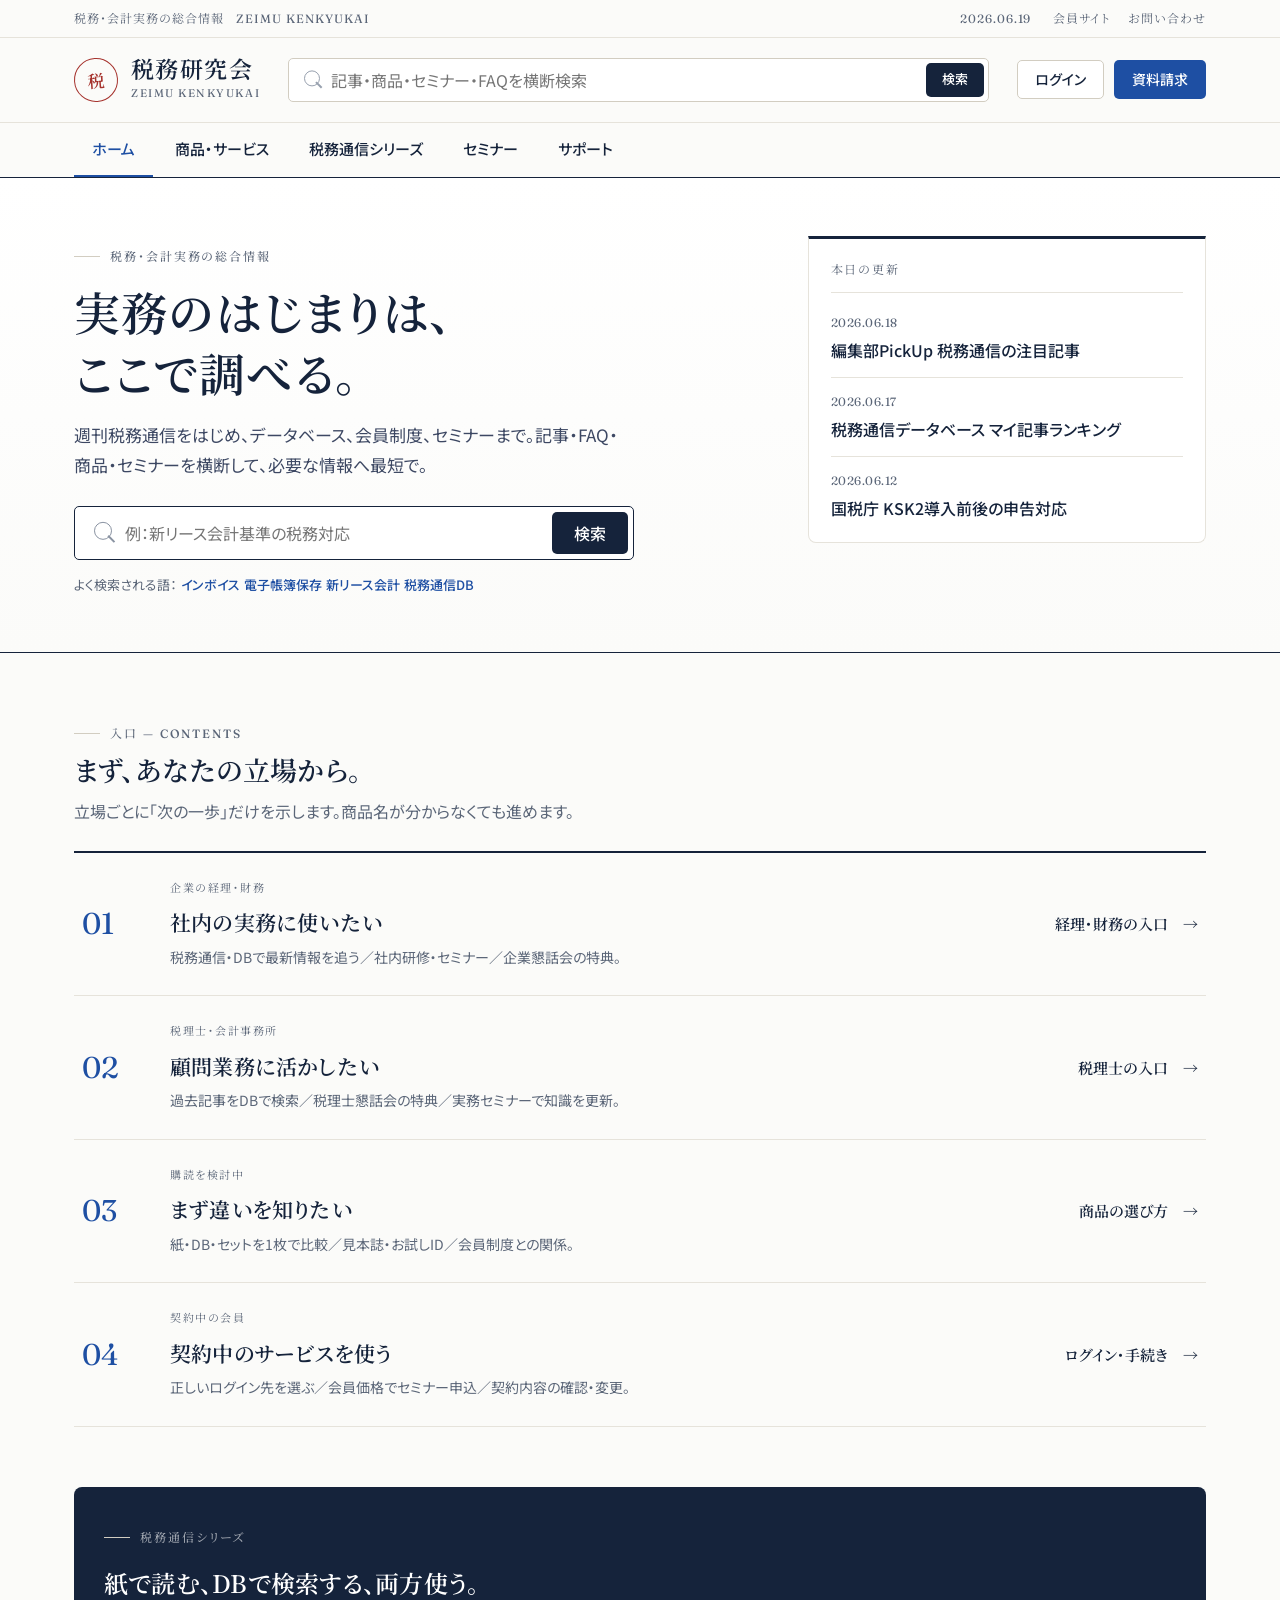
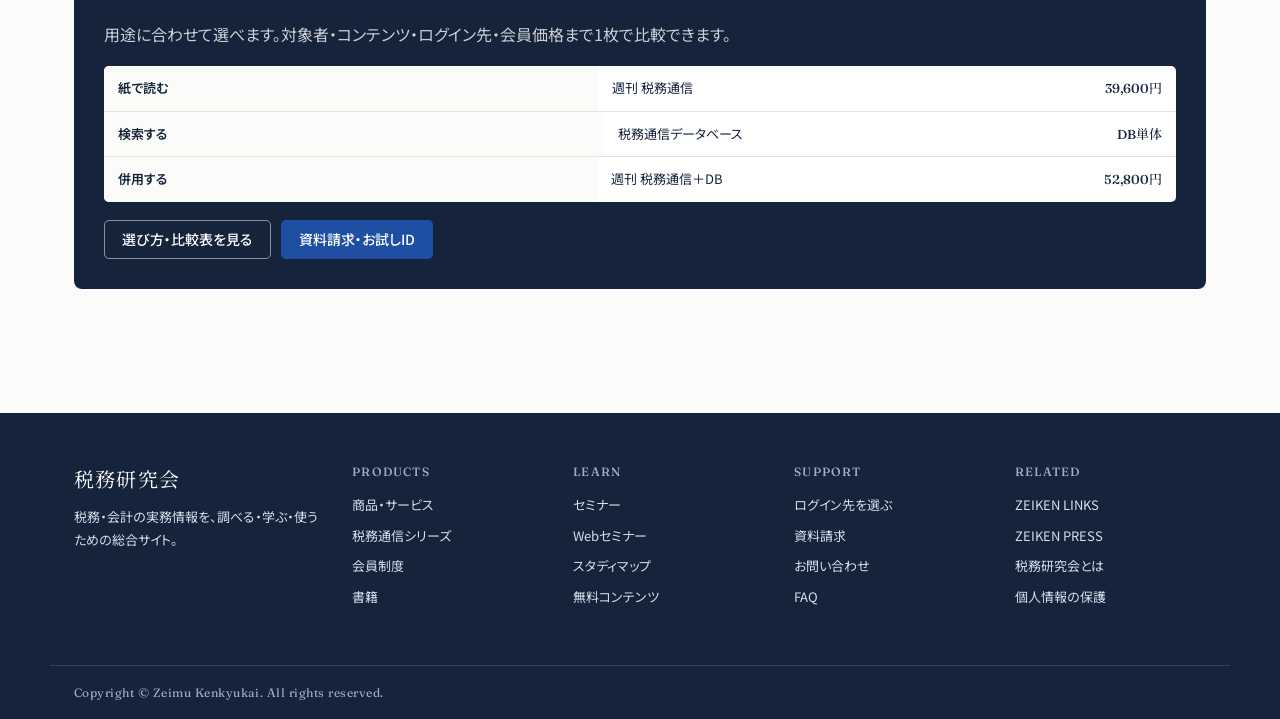
<file: index.html>
<!doctype html>
<html lang="ja">
<head>
<meta charset="utf-8">
<meta name="viewport" content="width=device-width,initial-scale=1">
<title>税務研究会</title>
<link rel="preconnect" href="https://fonts.googleapis.com">
<link rel="preconnect" href="https://fonts.gstatic.com" crossorigin>
<link href="https://fonts.googleapis.com/css2?family=Fraunces:opsz,wght@9..144,400;9..144,500;9..144,600&family=Noto+Sans+JP:wght@400;500;600&family=Noto+Serif+JP:wght@500;600&display=swap" rel="stylesheet">
<link rel="stylesheet" href="styles.css">
</head>
<body>
<a href="#main" class="skip">メインコンテンツへ移動</a>
<div class="dateline"><div class="dateline-inner"><div>税務・会計実務の総合情報　ZEIMU KENKYUKAI</div><div>2026.06.19 <a href="login.html">会員サイト</a><a href="contact.html">お問い合わせ</a></div></div></div>
<header class="site-header">
  <div class="header-main">
    <a class="logo" href="index.html" aria-label="税務研究会 ホーム"><div class="logo-mark">税</div><div class="logo-text"><strong>税務研究会</strong><span>ZEIMU KENKYUKAI</span></div></a>
    <form class="header-search" action="search.html"><input type="search" placeholder="記事・商品・セミナー・FAQを横断検索"><button class="search-submit">検索</button></form>
    <div class="header-actions"><a class="btn btn-secondary" href="login.html">ログイン</a><a class="btn btn-primary" href="contact.html">資料請求</a></div>
  </div>
  <nav class="navbar" aria-label="グローバルナビゲーション"><div class="nav-inner"><button class="mobile-menu" aria-controls="nav-links" aria-expanded="false">メニュー</button><div class="nav-links" id="nav-links"><a class="nav-link active" href="index.html">ホーム</a><a class="nav-link " href="products.html">商品・サービス</a><a class="nav-link " href="zeimu-tsushin.html">税務通信シリーズ</a><a class="nav-link " href="seminars.html">セミナー</a><a class="nav-link " href="contact.html">サポート</a></div></div></nav>
</header>
<main id="main">
<section class="hero"><div class="container hero-grid">
  <div class="hero-main">
    <p class="kicker">税務・会計実務の総合情報</p>
    <h1>実務のはじまりは、<br>ここで調べる。</h1>
    <p class="lead">週刊税務通信をはじめ、データベース、会員制度、セミナーまで。記事・FAQ・商品・セミナーを横断して、必要な情報へ最短で。</p>
    <form class="hero-search" action="search.html"><input type="search" placeholder="例：新リース会計基準の税務対応"><button>検索</button></form>
    <p class="hero-sub">よく検索される語：<a href="search.html">インボイス</a><a href="search.html">電子帳簿保存</a><a href="search.html">新リース会計</a><a href="search.html">税務通信DB</a></p>
  </div>
  <aside class="hero-aside">
    <div class="aside-head">本日の更新</div>
    <ul class="aside-list">
      <li><span class="d">2026.06.18</span><a href="search.html">編集部PickUp 税務通信の注目記事</a></li>
      <li><span class="d">2026.06.17</span><a href="search.html">税務通信データベース マイ記事ランキング</a></li>
      <li><span class="d">2026.06.12</span><a href="search.html">国税庁 KSK2導入前後の申告対応</a></li>
    </ul>
  </aside>
</div></section>

<section class="section"><div class="container">
  <div class="section-title"><div><p class="kicker">入口 — Contents</p><h2>まず、あなたの立場から。</h2><p>立場ごとに「次の一歩」だけを示します。商品名が分からなくても進めます。</p></div></div>
  <div class="directory">
    <a class="dir-row" href="products.html"><div class="dir-no">01</div><div class="dir-body"><div class="role">企業の経理・財務</div><h3>社内の実務に使いたい</h3><p>税務通信・DBで最新情報を追う／社内研修・セミナー／企業懇話会の特典。</p></div><div class="dir-go">経理・財務の入口</div></a>
    <a class="dir-row" href="products.html"><div class="dir-no">02</div><div class="dir-body"><div class="role">税理士・会計事務所</div><h3>顧問業務に活かしたい</h3><p>過去記事をDBで検索／税理士懇話会の特典／実務セミナーで知識を更新。</p></div><div class="dir-go">税理士の入口</div></a>
    <a class="dir-row" href="zeimu-tsushin.html"><div class="dir-no">03</div><div class="dir-body"><div class="role">購読を検討中</div><h3>まず違いを知りたい</h3><p>紙・DB・セットを1枚で比較／見本誌・お試しID／会員制度との関係。</p></div><div class="dir-go">商品の選び方</div></a>
    <a class="dir-row" href="login.html"><div class="dir-no">04</div><div class="dir-body"><div class="role">契約中の会員</div><h3>契約中のサービスを使う</h3><p>正しいログイン先を選ぶ／会員価格でセミナー申込／契約内容の確認・変更。</p></div><div class="dir-go">ログイン・手続き</div></a>
  </div>
</div></section>

<section class="section" style="padding-top:0"><div class="container">
  <div class="compare-card">
    <p class="kicker" style="color:rgba(255,255,255,.6)">税務通信シリーズ</p>
    <h2>紙で読む、DBで検索する、両方使う。</h2>
    <p>用途に合わせて選べます。対象者・コンテンツ・ログイン先・会員価格まで1枚で比較できます。</p>
    <div class="mini-table"><div class="mini-row"><span>紙で読む</span><span>週刊 税務通信</span><span>39,600円</span></div><div class="mini-row"><span>検索する</span><span>税務通信データベース</span><span>DB単体</span></div><div class="mini-row"><span>併用する</span><span>週刊 税務通信＋DB</span><span>52,800円</span></div></div>
    <div class="inline-actions"><a class="btn btn-ghost" href="zeimu-tsushin.html">選び方・比較表を見る</a><a class="btn btn-primary" href="contact.html">資料請求・お試しID</a></div>
  </div>
</div></section>
</main>
<footer class="site-footer">
  <div class="footer-inner">
    <div><div class="footer-title">税務研究会</div><p style="color:#d7deea;margin:0;font-size:13px">税務・会計の実務情報を、調べる・学ぶ・使うための総合サイト。</p></div>
    <div class="footer-col"><h3>Products</h3><a href="products.html">商品・サービス</a><a href="zeimu-tsushin.html">税務通信シリーズ</a><a href="products.html#members">会員制度</a><a href="#">書籍</a></div>
    <div class="footer-col"><h3>Learn</h3><a href="seminars.html">セミナー</a><a href="seminars.html">Webセミナー</a><a href="#">スタディマップ</a><a href="#">無料コンテンツ</a></div>
    <div class="footer-col"><h3>Support</h3><a href="login.html">ログイン先を選ぶ</a><a href="contact.html">資料請求</a><a href="contact.html">お問い合わせ</a><a href="#">FAQ</a></div>
    <div class="footer-col"><h3>Related</h3><a href="#">ZEIKEN LINKS</a><a href="#">ZEIKEN PRESS</a><a href="#">税務研究会とは</a><a href="#">個人情報の保護</a></div>
  </div>
  <div class="footer-bottom">Copyright © Zeimu Kenkyukai. All rights reserved.</div>
</footer>
<script src="script.js"></script>
</body></html>
</file>
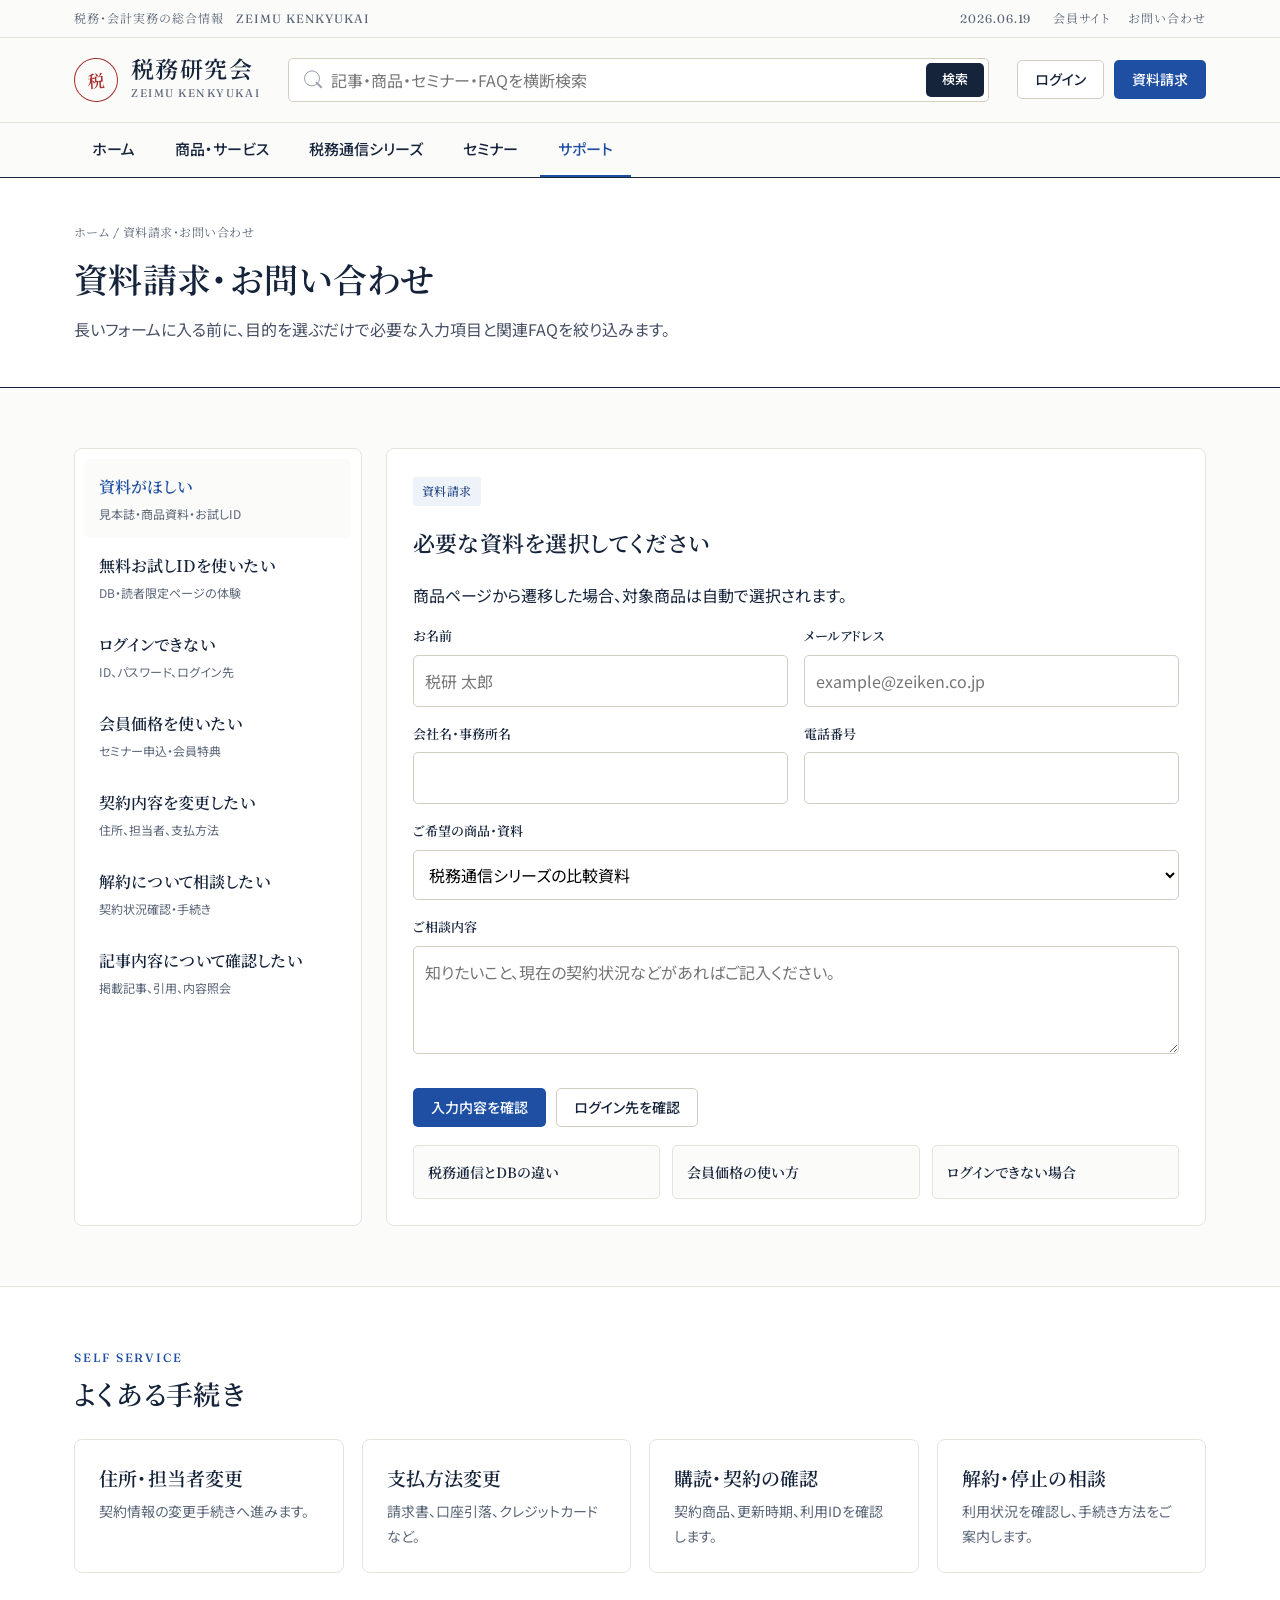
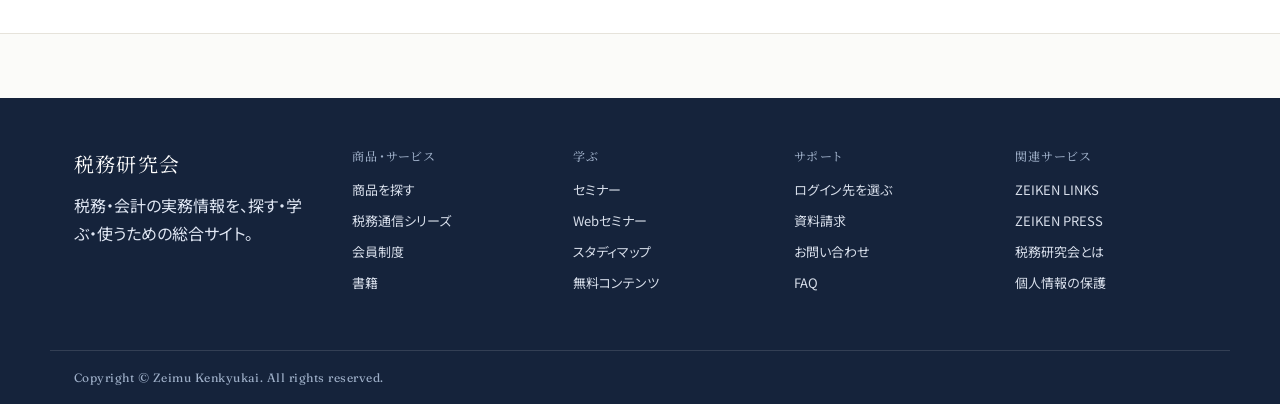
<file: contact.html>
<!doctype html>
<html lang="ja">
<head>
<meta charset="utf-8">
<meta name="viewport" content="width=device-width,initial-scale=1">
<title>税務研究会</title>
<link rel="preconnect" href="https://fonts.googleapis.com">
<link rel="preconnect" href="https://fonts.gstatic.com" crossorigin>
<link href="https://fonts.googleapis.com/css2?family=Fraunces:opsz,wght@9..144,400;9..144,500;9..144,600&family=Noto+Sans+JP:wght@400;500;600&family=Noto+Serif+JP:wght@500;600&display=swap" rel="stylesheet">
<link rel="stylesheet" href="styles.css">
</head>
<body>
<a href="#main" class="skip">メインコンテンツへ移動</a>
<div class="dateline"><div class="dateline-inner"><div>税務・会計実務の総合情報　ZEIMU KENKYUKAI</div><div>2026.06.19 <a href="login.html">会員サイト</a><a href="contact.html">お問い合わせ</a></div></div></div><header class="site-header"><div class="header-main"><a class="logo" href="index.html" aria-label="税務研究会 ホーム"><div class="logo-mark">税</div><div class="logo-text"><strong>税務研究会</strong><span>ZEIMU KENKYUKAI</span></div></a><form class="header-search" action="search.html"><input type="search" placeholder="記事・商品・セミナー・FAQを横断検索"><button class="search-submit">検索</button></form><div class="header-actions"><a class="btn btn-secondary" href="login.html">ログイン</a><a class="btn btn-primary" href="contact.html">資料請求</a></div></div><nav class="navbar" aria-label="グローバルナビゲーション"><div class="nav-inner"><button class="mobile-menu" aria-controls="nav-links" aria-expanded="false">メニュー</button><div class="nav-links" id="nav-links"><a class="nav-link" href="index.html">ホーム</a><a class="nav-link" href="products.html">商品・サービス</a><a class="nav-link" href="zeimu-tsushin.html">税務通信シリーズ</a><a class="nav-link" href="seminars.html">セミナー</a><a class="nav-link active" href="contact.html">サポート</a></div></div></nav></header>
<main id="main">
<section class="page-hero"><div class="page-hero-inner"><div class="breadcrumb">ホーム / 資料請求・お問い合わせ</div><h1>資料請求・お問い合わせ</h1><p>長いフォームに入る前に、目的を選ぶだけで必要な入力項目と関連FAQを絞り込みます。</p></div></section>
<section class="section"><div class="container form-shell"><aside class="purpose-list" data-purpose><button class="purpose-btn active" data-purpose-id="document">資料がほしい<span>見本誌・商品資料・お試しID</span></button><button class="purpose-btn" data-purpose-id="trial">無料お試しIDを使いたい<span>DB・読者限定ページの体験</span></button><button class="purpose-btn" data-purpose-id="login">ログインできない<span>ID、パスワード、ログイン先</span></button><button class="purpose-btn" data-purpose-id="memberprice">会員価格を使いたい<span>セミナー申込・会員特典</span></button><button class="purpose-btn" data-purpose-id="contract">契約内容を変更したい<span>住所、担当者、支払方法</span></button><button class="purpose-btn" data-purpose-id="cancel">解約について相談したい<span>契約状況確認・手続き</span></button><button class="purpose-btn" data-purpose-id="article">記事内容について確認したい<span>掲載記事、引用、内容照会</span></button></aside><div class="form-card"><div id="purpose-title"><span class="tag tag-red">資料請求</span><h2>必要な資料を選択してください</h2><p>商品ページから遷移した場合、対象商品は自動で選択されます。</p></div><form class="field-grid"><div class="field"><label>お名前</label><input placeholder="税研 太郎"></div><div class="field"><label>メールアドレス</label><input placeholder="example@zeiken.co.jp"></div><div class="field"><label>会社名・事務所名</label><input></div><div class="field"><label>電話番号</label><input></div><div class="field full"><label>ご希望の商品・資料</label><select><option>税務通信シリーズの比較資料</option><option>週刊 税務通信 見本誌</option><option>税務通信データベース お試しID</option><option>会員制度の資料</option><option>セミナー資料</option></select></div><div class="field full"><label>ご相談内容</label><textarea placeholder="知りたいこと、現在の契約状況などがあればご記入ください。"></textarea></div><div class="full inline-actions"><button class="btn btn-primary" type="button">入力内容を確認</button><a class="btn btn-secondary" href="login.html">ログイン先を確認</a></div></form><div class="faq-strip"><a class="faq-link">税務通信とDBの違い</a><a class="faq-link">会員価格の使い方</a><a class="faq-link">ログインできない場合</a></div></div></div></section>
<section class="section product-strip"><div class="container"><div class="section-title"><div><div class="eyebrow">Self service</div><h2>よくある手続き</h2></div></div><div class="cards cards-4"><a class="card"><h3>住所・担当者変更</h3><p>契約情報の変更手続きへ進みます。</p></a><a class="card"><h3>支払方法変更</h3><p>請求書、口座引落、クレジットカードなど。</p></a><a class="card"><h3>購読・契約の確認</h3><p>契約商品、更新時期、利用IDを確認します。</p></a><a class="card"><h3>解約・停止の相談</h3><p>利用状況を確認し、手続き方法をご案内します。</p></a></div></div></section>
</main>
<footer class="site-footer">
  <div class="footer-inner">
    <div><div class="footer-title">税務研究会</div><p style="color:#dfe6f3;margin:0">税務・会計の実務情報を、探す・学ぶ・使うための総合サイト。</p></div>
    <div class="footer-col"><h3>商品・サービス</h3><a href="products.html">商品を探す</a><a href="zeimu-tsushin.html">税務通信シリーズ</a><a href="products.html#members">会員制度</a><a href="#">書籍</a></div>
    <div class="footer-col"><h3>学ぶ</h3><a href="seminars.html">セミナー</a><a href="seminars.html">Webセミナー</a><a href="#">スタディマップ</a><a href="#">無料コンテンツ</a></div>
    <div class="footer-col"><h3>サポート</h3><a href="login.html">ログイン先を選ぶ</a><a href="contact.html">資料請求</a><a href="contact.html">お問い合わせ</a><a href="#">FAQ</a></div>
    <div class="footer-col"><h3>関連サービス</h3><a href="#">ZEIKEN LINKS</a><a href="#">ZEIKEN PRESS</a><a href="#">税務研究会とは</a><a href="#">個人情報の保護</a></div>
  </div>
  <div class="footer-bottom">Copyright © Zeimu Kenkyukai. All rights reserved.</div>
</footer>
<script src="script.js"></script>
</body></html>
</file>
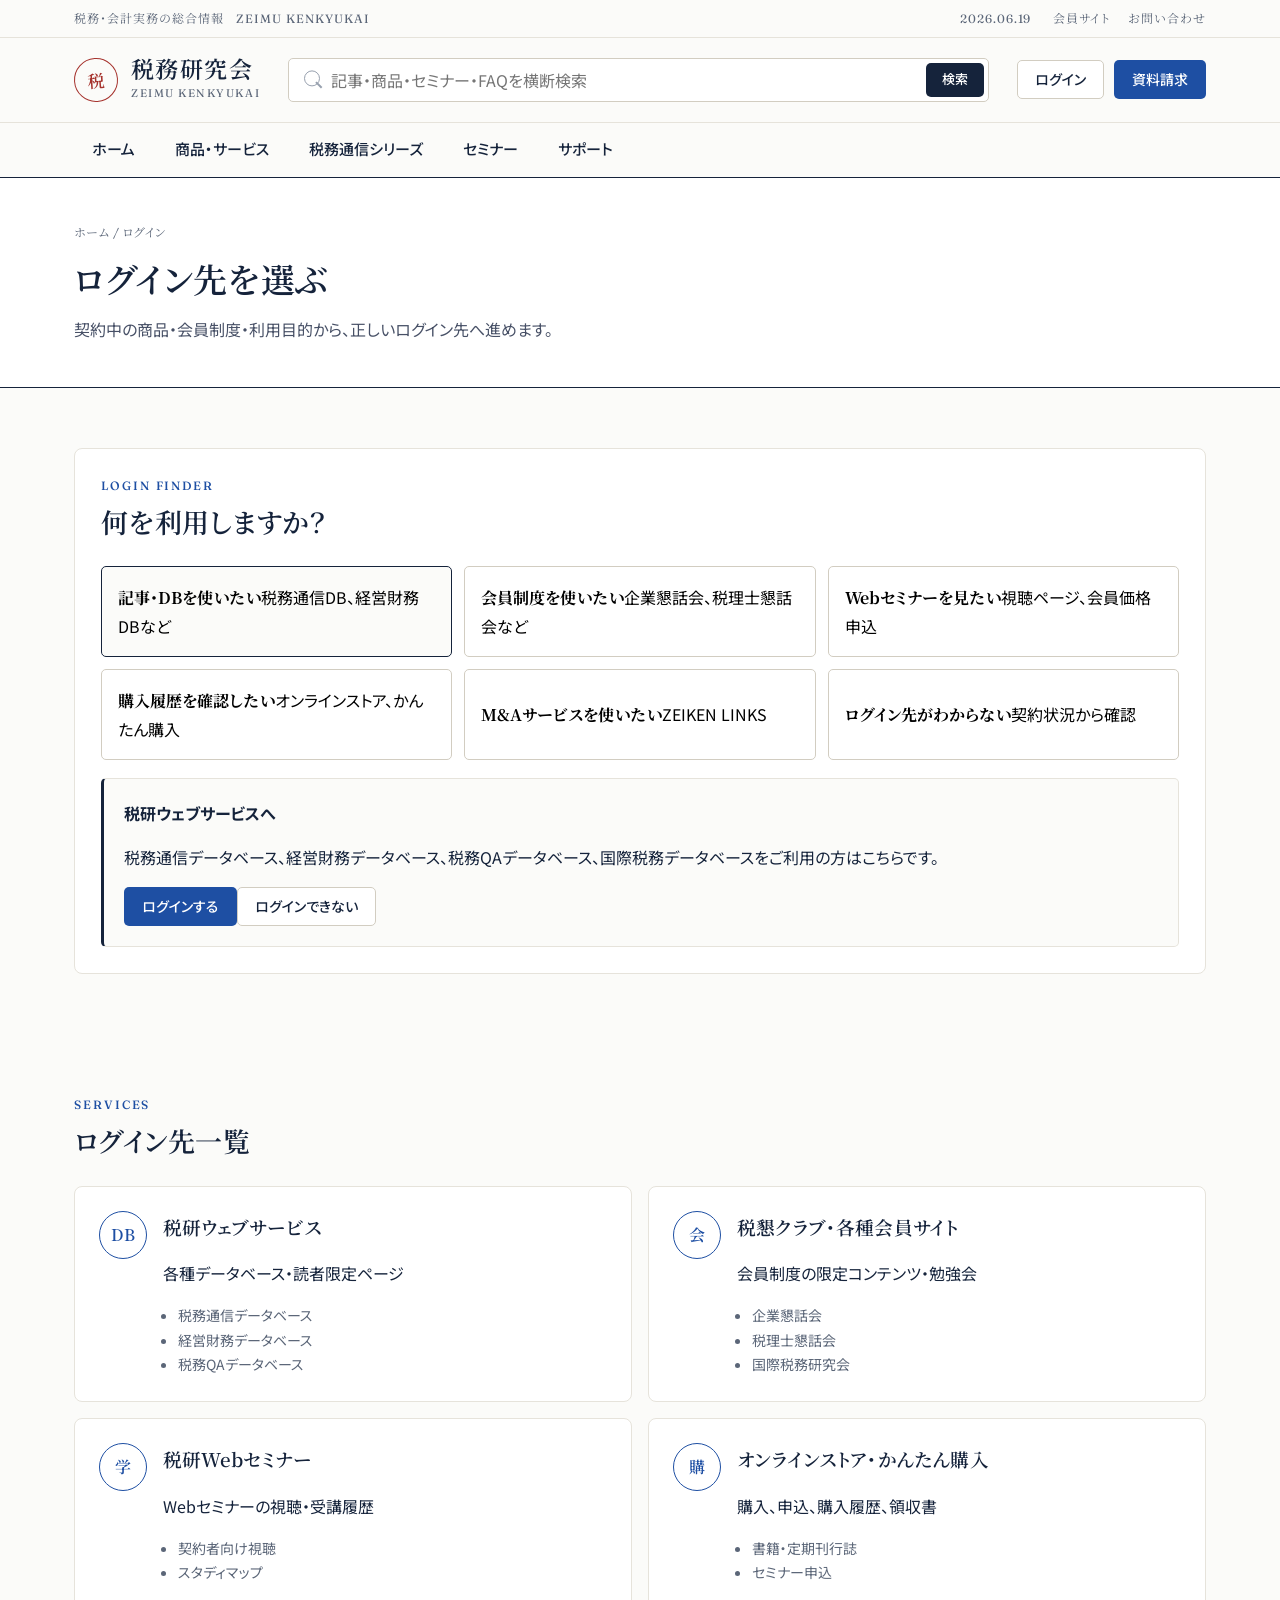
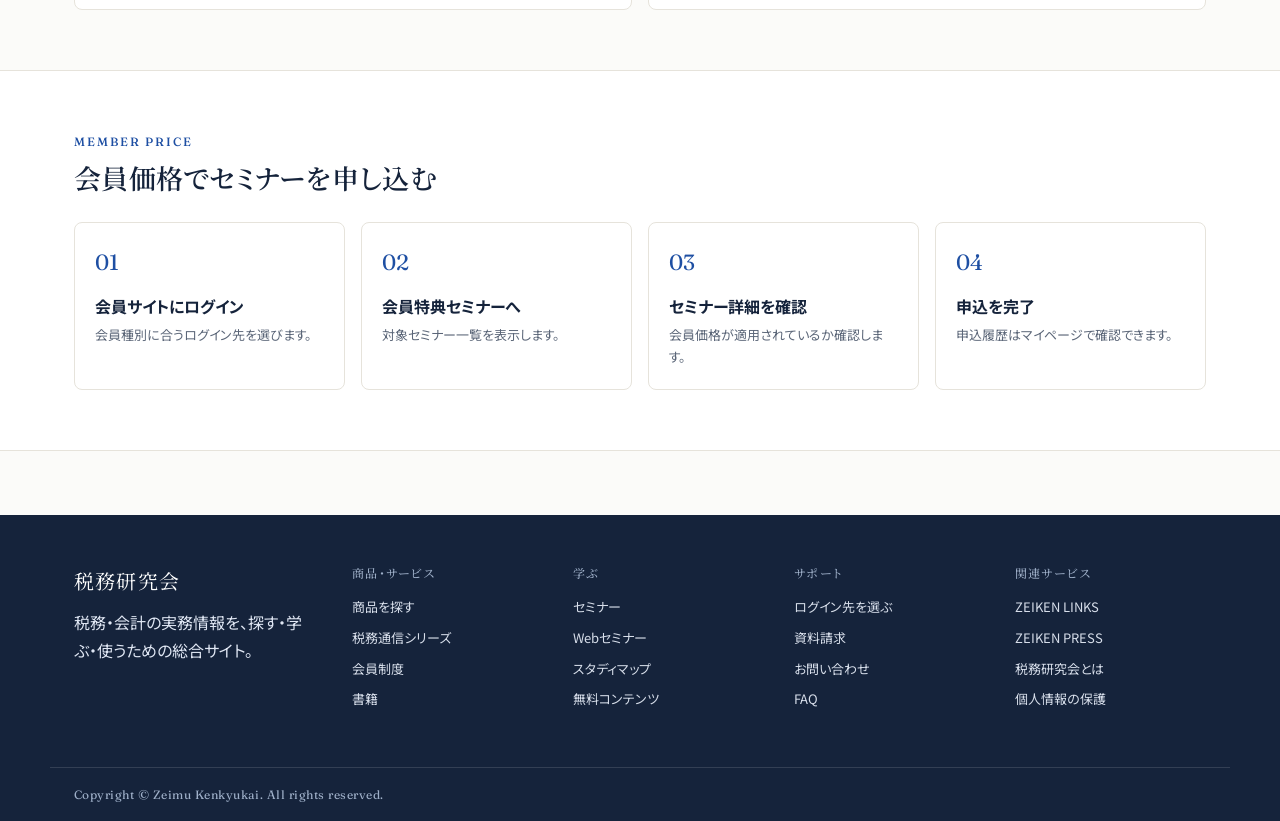
<file: login.html>
<!doctype html>
<html lang="ja">
<head>
<meta charset="utf-8">
<meta name="viewport" content="width=device-width,initial-scale=1">
<title>税務研究会</title>
<link rel="preconnect" href="https://fonts.googleapis.com">
<link rel="preconnect" href="https://fonts.gstatic.com" crossorigin>
<link href="https://fonts.googleapis.com/css2?family=Fraunces:opsz,wght@9..144,400;9..144,500;9..144,600&family=Noto+Sans+JP:wght@400;500;600&family=Noto+Serif+JP:wght@500;600&display=swap" rel="stylesheet">
<link rel="stylesheet" href="styles.css">
</head>
<body>
<a href="#main" class="skip">メインコンテンツへ移動</a>
<div class="dateline"><div class="dateline-inner"><div>税務・会計実務の総合情報　ZEIMU KENKYUKAI</div><div>2026.06.19 <a href="login.html">会員サイト</a><a href="contact.html">お問い合わせ</a></div></div></div><header class="site-header"><div class="header-main"><a class="logo" href="index.html" aria-label="税務研究会 ホーム"><div class="logo-mark">税</div><div class="logo-text"><strong>税務研究会</strong><span>ZEIMU KENKYUKAI</span></div></a><form class="header-search" action="search.html"><input type="search" placeholder="記事・商品・セミナー・FAQを横断検索"><button class="search-submit">検索</button></form><div class="header-actions"><a class="btn btn-secondary" href="login.html">ログイン</a><a class="btn btn-primary" href="contact.html">資料請求</a></div></div><nav class="navbar" aria-label="グローバルナビゲーション"><div class="nav-inner"><button class="mobile-menu" aria-controls="nav-links" aria-expanded="false">メニュー</button><div class="nav-links" id="nav-links"><a class="nav-link" href="index.html">ホーム</a><a class="nav-link" href="products.html">商品・サービス</a><a class="nav-link" href="zeimu-tsushin.html">税務通信シリーズ</a><a class="nav-link" href="seminars.html">セミナー</a><a class="nav-link" href="contact.html">サポート</a></div></div></nav></header>
<main id="main">
<section class="page-hero"><div class="page-hero-inner"><div class="breadcrumb">ホーム / ログイン</div><h1>ログイン先を選ぶ</h1><p>契約中の商品・会員制度・利用目的から、正しいログイン先へ進めます。</p></div></section>
<section class="section"><div class="container"><div class="route-finder"><div class="section-title"><div><div class="eyebrow">Login finder</div><h2>何を利用しますか？</h2></div></div><div class="route-options" data-routes><button class="route-option active" data-route="db"><strong>記事・DBを使いたい</strong><span>税務通信DB、経営財務DBなど</span></button><button class="route-option" data-route="club"><strong>会員制度を使いたい</strong><span>企業懇話会、税理士懇話会など</span></button><button class="route-option" data-route="seminar"><strong>Webセミナーを見たい</strong><span>視聴ページ、会員価格申込</span></button><button class="route-option" data-route="store"><strong>購入履歴を確認したい</strong><span>オンラインストア、かんたん購入</span></button><button class="route-option" data-route="links"><strong>M&Aサービスを使いたい</strong><span>ZEIKEN LINKS</span></button><button class="route-option" data-route="unknown"><strong>ログイン先がわからない</strong><span>契約状況から確認</span></button></div><div class="route-result" id="route-result"><strong>税研ウェブサービスへ</strong><p>税務通信データベース、経営財務データベース、税務QAデータベース、国際税務データベースをご利用の方はこちらです。</p><a class="btn btn-primary" href="#">ログインする</a><a class="btn btn-secondary" href="contact.html">ログインできない</a></div></div></div></section>
<section class="section"><div class="container"><div class="section-title"><div><div class="eyebrow">Services</div><h2>ログイン先一覧</h2></div></div><div class="login-grid"><a class="login-card"><span class="login-badge">DB</span><span><h3>税研ウェブサービス</h3><p>各種データベース・読者限定ページ</p><ul><li>税務通信データベース</li><li>経営財務データベース</li><li>税務QAデータベース</li></ul></span></a><a class="login-card"><span class="login-badge">会</span><span><h3>税懇クラブ・各種会員サイト</h3><p>会員制度の限定コンテンツ・勉強会</p><ul><li>企業懇話会</li><li>税理士懇話会</li><li>国際税務研究会</li></ul></span></a><a class="login-card"><span class="login-badge">学</span><span><h3>税研Webセミナー</h3><p>Webセミナーの視聴・受講履歴</p><ul><li>契約者向け視聴</li><li>スタディマップ</li></ul></span></a><a class="login-card"><span class="login-badge">購</span><span><h3>オンラインストア・かんたん購入</h3><p>購入、申込、購入履歴、領収書</p><ul><li>書籍・定期刊行誌</li><li>セミナー申込</li></ul></span></a></div></div></section>
<section class="section product-strip"><div class="container"><div class="section-title"><div><div class="eyebrow">Member price</div><h2>会員価格でセミナーを申し込む</h2></div></div><div class="steps"><div class="step"><strong>会員サイトにログイン</strong><p>会員種別に合うログイン先を選びます。</p></div><div class="step"><strong>会員特典セミナーへ</strong><p>対象セミナー一覧を表示します。</p></div><div class="step"><strong>セミナー詳細を確認</strong><p>会員価格が適用されているか確認します。</p></div><div class="step"><strong>申込を完了</strong><p>申込履歴はマイページで確認できます。</p></div></div></div></section>
</main>
<footer class="site-footer">
  <div class="footer-inner">
    <div><div class="footer-title">税務研究会</div><p style="color:#dfe6f3;margin:0">税務・会計の実務情報を、探す・学ぶ・使うための総合サイト。</p></div>
    <div class="footer-col"><h3>商品・サービス</h3><a href="products.html">商品を探す</a><a href="zeimu-tsushin.html">税務通信シリーズ</a><a href="products.html#members">会員制度</a><a href="#">書籍</a></div>
    <div class="footer-col"><h3>学ぶ</h3><a href="seminars.html">セミナー</a><a href="seminars.html">Webセミナー</a><a href="#">スタディマップ</a><a href="#">無料コンテンツ</a></div>
    <div class="footer-col"><h3>サポート</h3><a href="login.html">ログイン先を選ぶ</a><a href="contact.html">資料請求</a><a href="contact.html">お問い合わせ</a><a href="#">FAQ</a></div>
    <div class="footer-col"><h3>関連サービス</h3><a href="#">ZEIKEN LINKS</a><a href="#">ZEIKEN PRESS</a><a href="#">税務研究会とは</a><a href="#">個人情報の保護</a></div>
  </div>
  <div class="footer-bottom">Copyright © Zeimu Kenkyukai. All rights reserved.</div>
</footer>
<script src="script.js"></script>
</body></html>
</file>
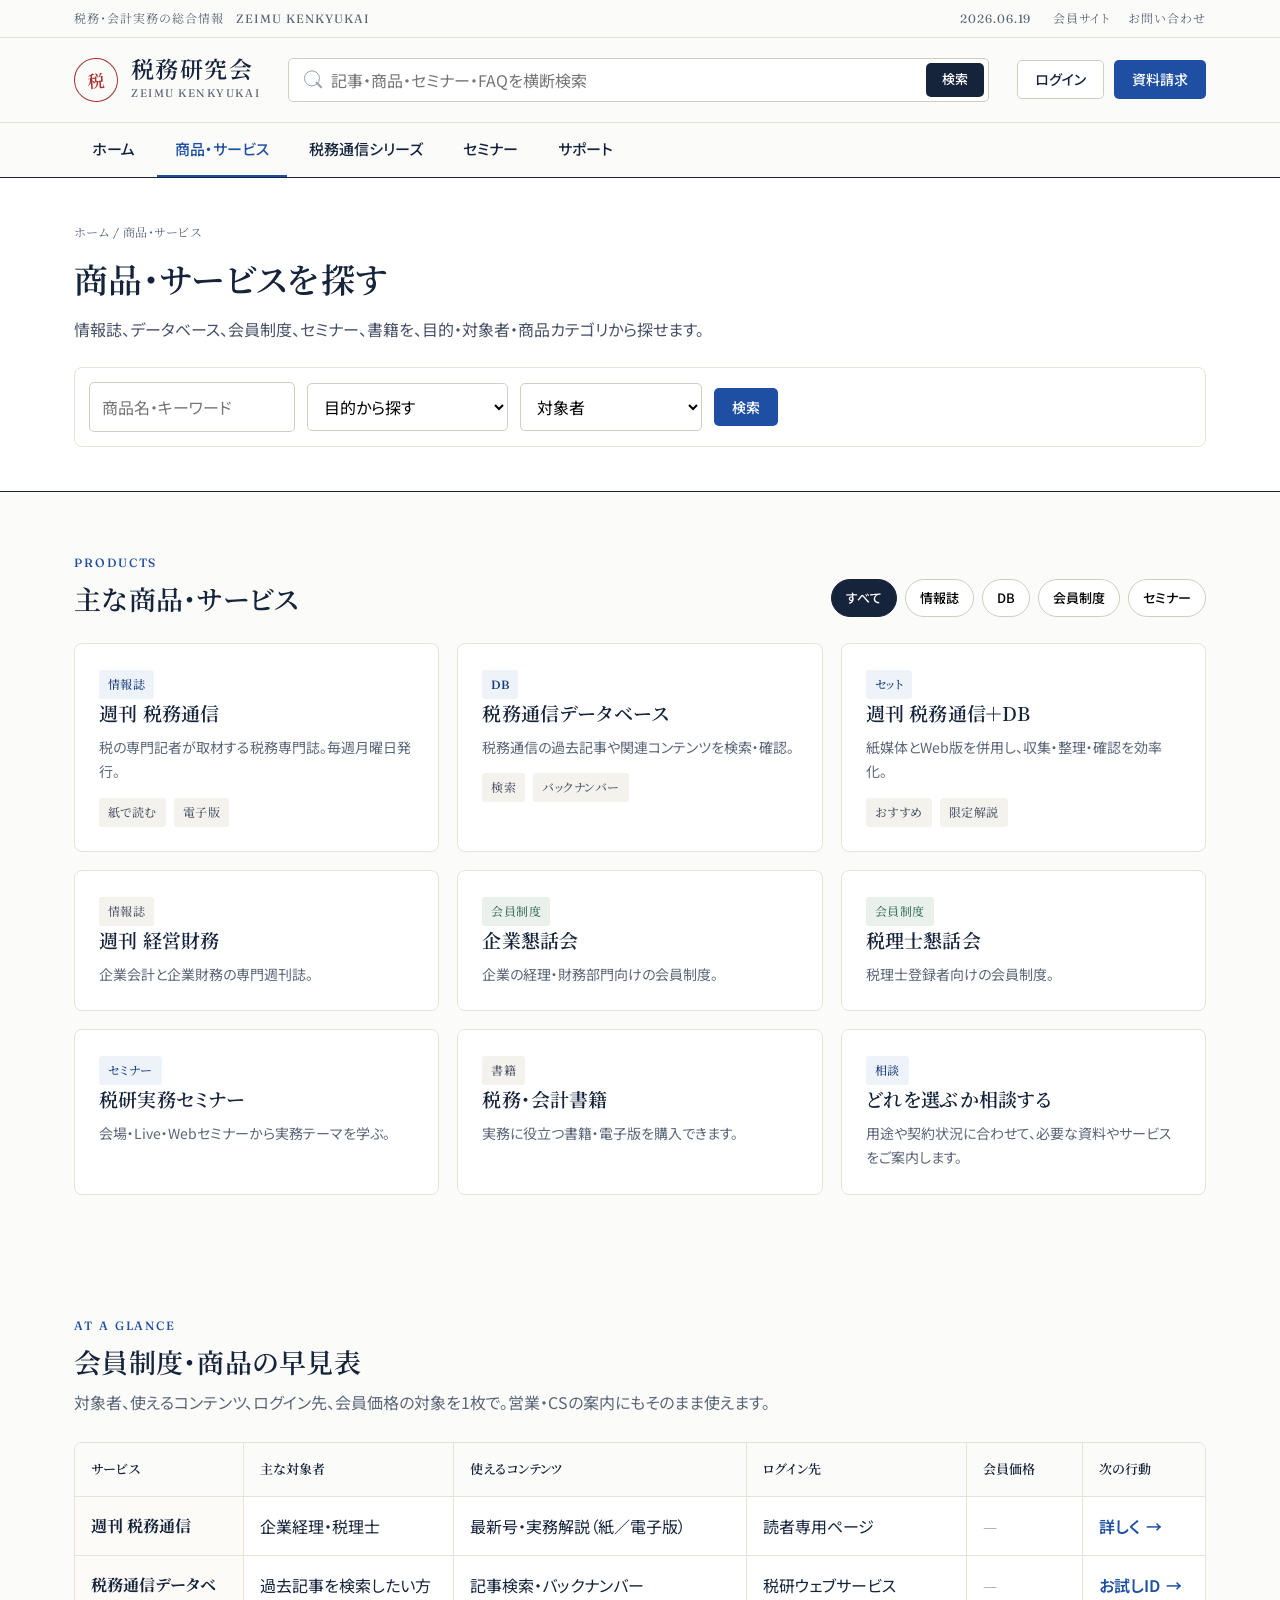
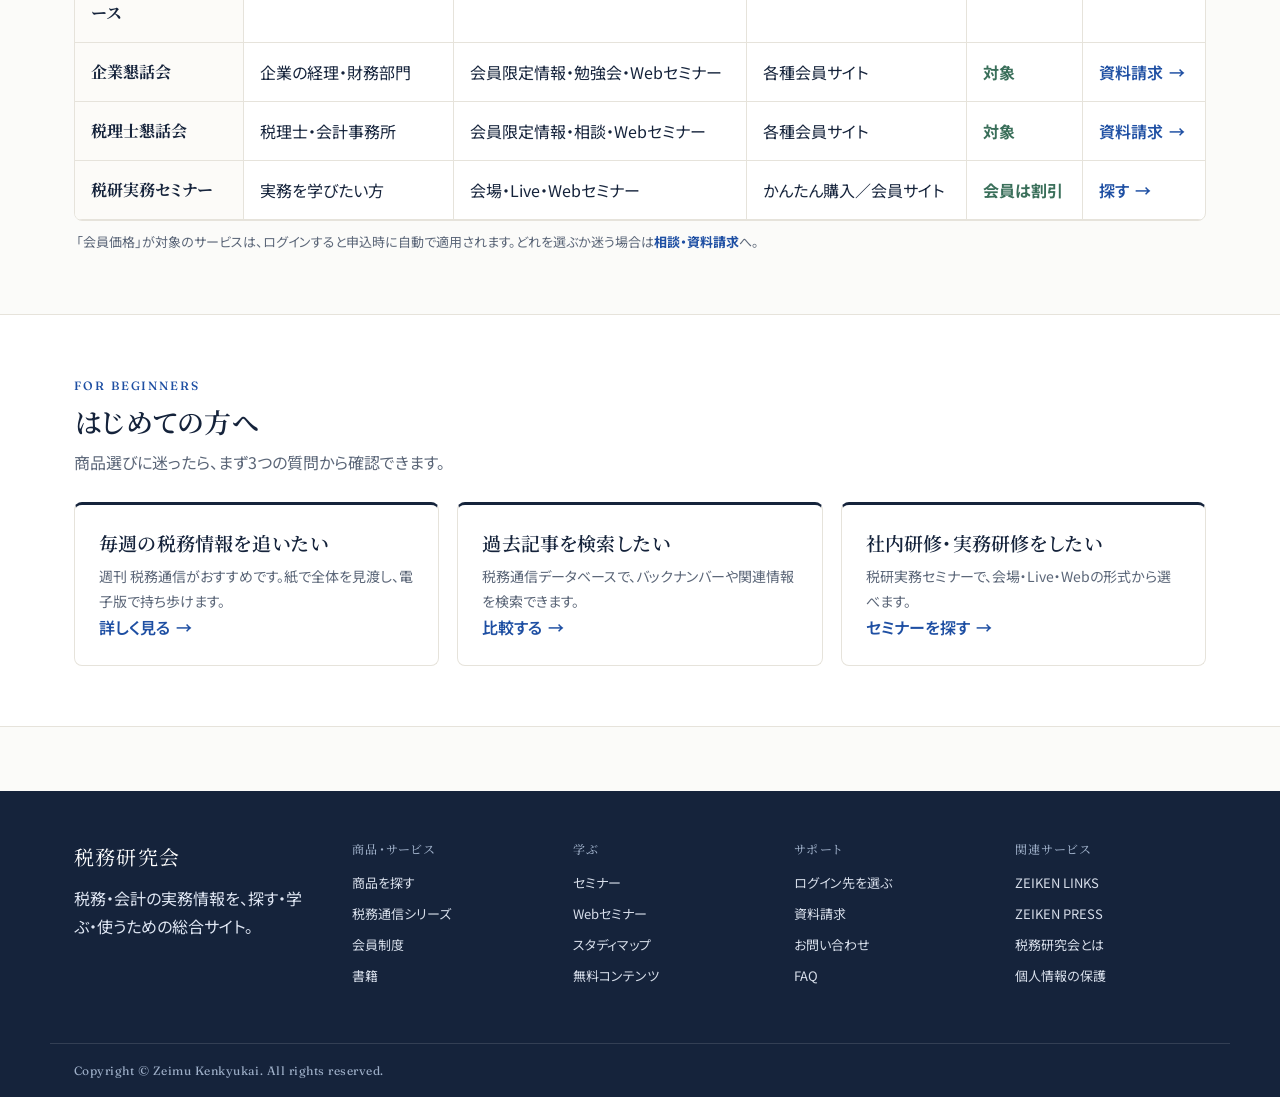
<file: products.html>
<!doctype html>
<html lang="ja">
<head>
<meta charset="utf-8">
<meta name="viewport" content="width=device-width,initial-scale=1">
<title>税務研究会</title>
<link rel="preconnect" href="https://fonts.googleapis.com">
<link rel="preconnect" href="https://fonts.gstatic.com" crossorigin>
<link href="https://fonts.googleapis.com/css2?family=Fraunces:opsz,wght@9..144,400;9..144,500;9..144,600&family=Noto+Sans+JP:wght@400;500;600&family=Noto+Serif+JP:wght@500;600&display=swap" rel="stylesheet">
<link rel="stylesheet" href="styles.css">
</head>
<body>
<a href="#main" class="skip">メインコンテンツへ移動</a>
<div class="dateline"><div class="dateline-inner"><div>税務・会計実務の総合情報　ZEIMU KENKYUKAI</div><div>2026.06.19 <a href="login.html">会員サイト</a><a href="contact.html">お問い合わせ</a></div></div></div><header class="site-header"><div class="header-main"><a class="logo" href="index.html" aria-label="税務研究会 ホーム"><div class="logo-mark">税</div><div class="logo-text"><strong>税務研究会</strong><span>ZEIMU KENKYUKAI</span></div></a><form class="header-search" action="search.html"><input type="search" placeholder="記事・商品・セミナー・FAQを横断検索"><button class="search-submit">検索</button></form><div class="header-actions"><a class="btn btn-secondary" href="login.html">ログイン</a><a class="btn btn-primary" href="contact.html">資料請求</a></div></div><nav class="navbar" aria-label="グローバルナビゲーション"><div class="nav-inner"><button class="mobile-menu" aria-controls="nav-links" aria-expanded="false">メニュー</button><div class="nav-links" id="nav-links"><a class="nav-link" href="index.html">ホーム</a><a class="nav-link active" href="products.html">商品・サービス</a><a class="nav-link" href="zeimu-tsushin.html">税務通信シリーズ</a><a class="nav-link" href="seminars.html">セミナー</a><a class="nav-link" href="contact.html">サポート</a></div></div></nav></header>
<main id="main">
<section class="page-hero"><div class="page-hero-inner"><div class="breadcrumb">ホーム / 商品・サービス</div><h1>商品・サービスを探す</h1><p>情報誌、データベース、会員制度、セミナー、書籍を、目的・対象者・商品カテゴリから探せます。</p><div class="toolbar"><input placeholder="商品名・キーワード"><select><option>目的から探す</option><option>最新情報を読みたい</option><option>過去記事を検索したい</option><option>研修を受けたい</option></select><select><option>対象者</option><option>企業経理・財務</option><option>税理士・会計事務所</option><option>はじめての方</option></select><button class="btn btn-primary">検索</button></div></div></section>

<section class="section"><div class="container"><div class="section-title"><div><div class="eyebrow">Products</div><h2>主な商品・サービス</h2></div><div class="filter-chips"><button class="filter-chip active">すべて</button><button class="filter-chip">情報誌</button><button class="filter-chip">DB</button><button class="filter-chip">会員制度</button><button class="filter-chip">セミナー</button></div></div><div class="cards"><a class="card" href="zeimu-tsushin.html"><div class="tag tag-red">情報誌</div><h3>週刊 税務通信</h3><p>税の専門記者が取材する税務専門誌。毎週月曜日発行。</p><div class="meta"><span class="tag">紙で読む</span><span class="tag">電子版</span></div></a><a class="card" href="zeimu-tsushin.html"><div class="tag tag-blue">DB</div><h3>税務通信データベース</h3><p>税務通信の過去記事や関連コンテンツを検索・確認。</p><div class="meta"><span class="tag">検索</span><span class="tag">バックナンバー</span></div></a><a class="card" href="zeimu-tsushin.html"><div class="tag tag-red">セット</div><h3>週刊 税務通信＋DB</h3><p>紙媒体とWeb版を併用し、収集・整理・確認を効率化。</p><div class="meta"><span class="tag">おすすめ</span><span class="tag">限定解説</span></div></a><a class="card"><div class="tag">情報誌</div><h3>週刊 経営財務</h3><p>企業会計と企業財務の専門週刊誌。</p></a><a class="card" id="members"><div class="tag tag-green">会員制度</div><h3>企業懇話会</h3><p>企業の経理・財務部門向けの会員制度。</p></a><a class="card"><div class="tag tag-green">会員制度</div><h3>税理士懇話会</h3><p>税理士登録者向けの会員制度。</p></a><a class="card" href="seminars.html"><div class="tag tag-blue">セミナー</div><h3>税研実務セミナー</h3><p>会場・Live・Webセミナーから実務テーマを学ぶ。</p></a><a class="card"><div class="tag">書籍</div><h3>税務・会計書籍</h3><p>実務に役立つ書籍・電子版を購入できます。</p></a><a class="card" href="contact.html"><div class="tag tag-red">相談</div><h3>どれを選ぶか相談する</h3><p>用途や契約状況に合わせて、必要な資料やサービスをご案内します。</p></a></div></div></section>
<section class="section"><div class="container"><div class="section-title"><div><div class="eyebrow">At a glance</div><h2>会員制度・商品の早見表</h2><p>対象者、使えるコンテンツ、ログイン先、会員価格の対象を1枚で。営業・CSの案内にもそのまま使えます。</p></div></div>
<div class="table-wrap"><table class="compare-table"><thead><tr><th>サービス</th><th>主な対象者</th><th>使えるコンテンツ</th><th>ログイン先</th><th>会員価格</th><th>次の行動</th></tr></thead><tbody>
<tr><th>週刊 税務通信</th><td>企業経理・税理士</td><td>最新号・実務解説（紙／電子版）</td><td>読者専用ページ</td><td><span class="dash">—</span></td><td><a class="btn-text" href="zeimu-tsushin.html">詳しく</a></td></tr>
<tr><th>税務通信データベース</th><td>過去記事を検索したい方</td><td>記事検索・バックナンバー</td><td>税研ウェブサービス</td><td><span class="dash">—</span></td><td><a class="btn-text" href="contact.html">お試しID</a></td></tr>
<tr><th>企業懇話会</th><td>企業の経理・財務部門</td><td>会員限定情報・勉強会・Webセミナー</td><td>各種会員サイト</td><td><span class="check">対象</span></td><td><a class="btn-text" href="contact.html">資料請求</a></td></tr>
<tr><th>税理士懇話会</th><td>税理士・会計事務所</td><td>会員限定情報・相談・Webセミナー</td><td>各種会員サイト</td><td><span class="check">対象</span></td><td><a class="btn-text" href="contact.html">資料請求</a></td></tr>
<tr><th>税研実務セミナー</th><td>実務を学びたい方</td><td>会場・Live・Webセミナー</td><td>かんたん購入／会員サイト</td><td><span class="check">会員は割引</span></td><td><a class="btn-text" href="seminars.html">探す</a></td></tr>
</tbody></table></div>
<p style="color:var(--muted);font-size:13px;margin:10px 2px 0">「会員価格」が対象のサービスは、ログインすると申込時に自動で適用されます。どれを選ぶか迷う場合は<a href="contact.html" style="color:var(--red);font-weight:700">相談・資料請求</a>へ。</p>
</div></section>
<section class="section product-strip"><div class="container"><div class="section-title"><div><div class="eyebrow">For beginners</div><h2>はじめての方へ</h2><p>商品選びに迷ったら、まず3つの質問から確認できます。</p></div></div><div class="recommend"><div class="card"><h3>毎週の税務情報を追いたい</h3><p>週刊 税務通信がおすすめです。紙で全体を見渡し、電子版で持ち歩けます。</p><a class="btn-text" href="zeimu-tsushin.html">詳しく見る</a></div><div class="card"><h3>過去記事を検索したい</h3><p>税務通信データベースで、バックナンバーや関連情報を検索できます。</p><a class="btn-text" href="zeimu-tsushin.html">比較する</a></div><div class="card"><h3>社内研修・実務研修をしたい</h3><p>税研実務セミナーで、会場・Live・Webの形式から選べます。</p><a class="btn-text" href="seminars.html">セミナーを探す</a></div></div></div></section>
</main>
<footer class="site-footer">
  <div class="footer-inner">
    <div><div class="footer-title">税務研究会</div><p style="color:#dfe6f3;margin:0">税務・会計の実務情報を、探す・学ぶ・使うための総合サイト。</p></div>
    <div class="footer-col"><h3>商品・サービス</h3><a href="products.html">商品を探す</a><a href="zeimu-tsushin.html">税務通信シリーズ</a><a href="products.html#members">会員制度</a><a href="#">書籍</a></div>
    <div class="footer-col"><h3>学ぶ</h3><a href="seminars.html">セミナー</a><a href="seminars.html">Webセミナー</a><a href="#">スタディマップ</a><a href="#">無料コンテンツ</a></div>
    <div class="footer-col"><h3>サポート</h3><a href="login.html">ログイン先を選ぶ</a><a href="contact.html">資料請求</a><a href="contact.html">お問い合わせ</a><a href="#">FAQ</a></div>
    <div class="footer-col"><h3>関連サービス</h3><a href="#">ZEIKEN LINKS</a><a href="#">ZEIKEN PRESS</a><a href="#">税務研究会とは</a><a href="#">個人情報の保護</a></div>
  </div>
  <div class="footer-bottom">Copyright © Zeimu Kenkyukai. All rights reserved.</div>
</footer>
<script src="script.js"></script>
</body></html>
</file>
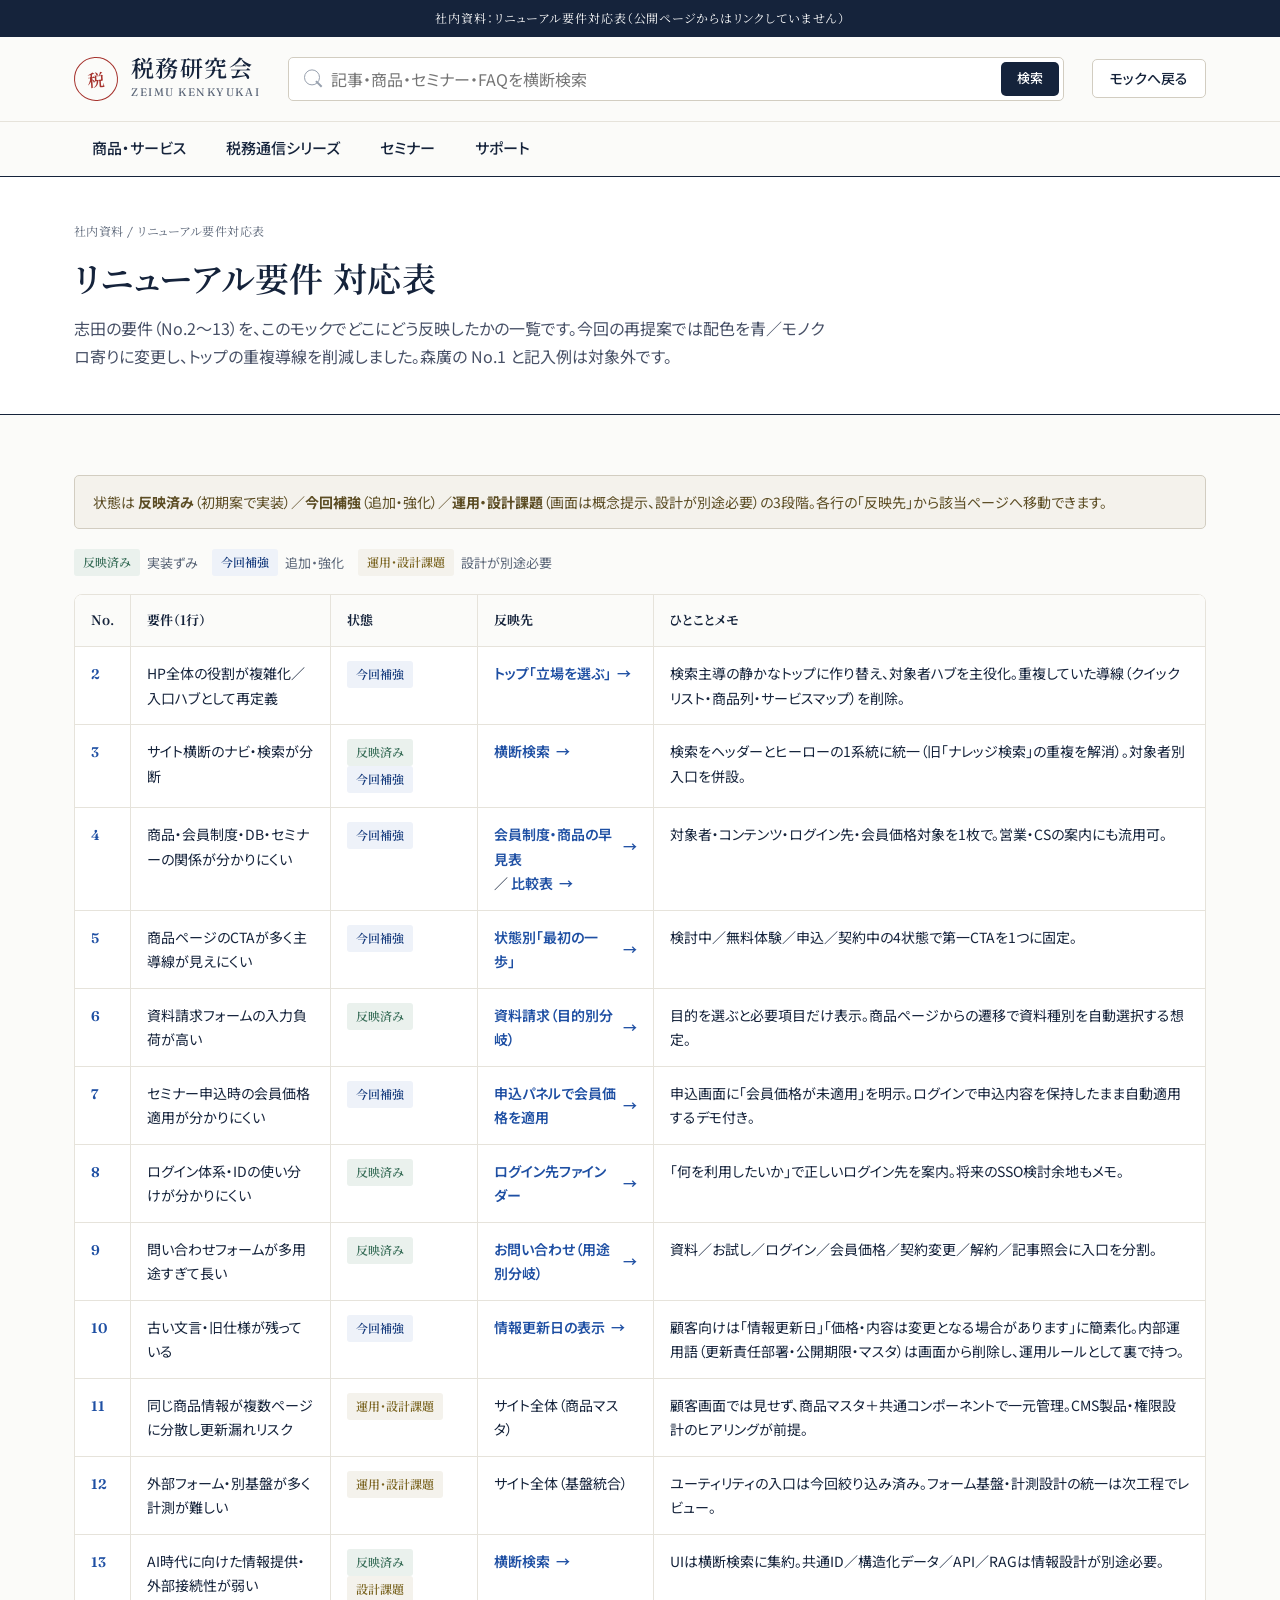
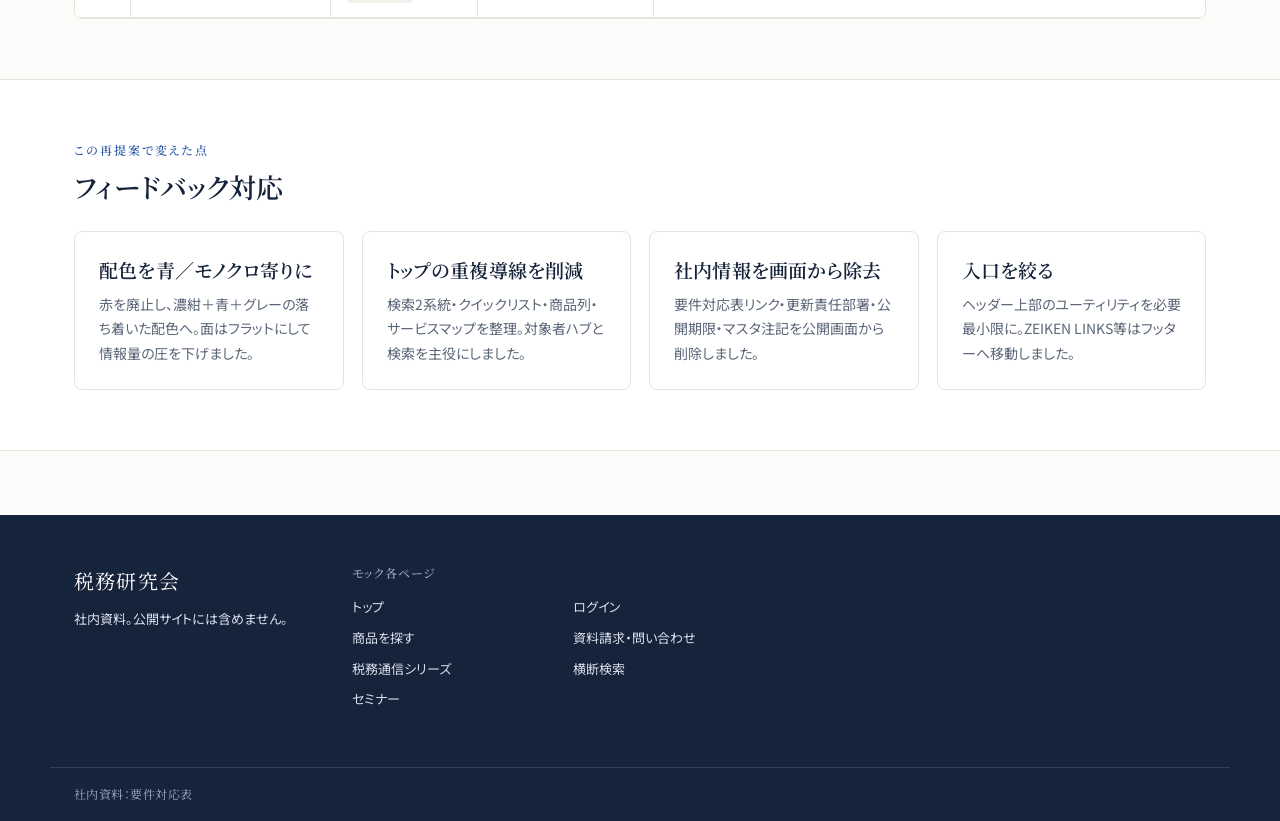
<file: requirements.html>
<!doctype html>
<html lang="ja">
<head>
<meta charset="utf-8">
<meta name="viewport" content="width=device-width,initial-scale=1">
<title>要件対応表（社内資料）｜税務研究会</title>
<link rel="preconnect" href="https://fonts.googleapis.com">
<link rel="preconnect" href="https://fonts.gstatic.com" crossorigin>
<link href="https://fonts.googleapis.com/css2?family=Fraunces:opsz,wght@9..144,400;9..144,500;9..144,600&family=Noto+Sans+JP:wght@400;500;600&family=Noto+Serif+JP:wght@500;600&display=swap" rel="stylesheet">
<link rel="stylesheet" href="styles.css">
</head>
<body>
<a href="#main" class="skip">メインコンテンツへ移動</a>
<div class="internal-banner">社内資料：リニューアル要件対応表（公開ページからはリンクしていません）</div>
<header class="site-header"><div class="header-main"><a class="logo" href="index.html" aria-label="税務研究会 ホーム"><div class="logo-mark">税</div><div class="logo-text"><strong>税務研究会</strong><span>ZEIMU KENKYUKAI</span></div></a><form class="header-search" action="search.html"><input type="search" placeholder="記事・商品・セミナー・FAQを横断検索"><button class="search-submit">検索</button></form><div class="header-actions"><a class="btn btn-secondary" href="index.html">モックへ戻る</a></div></div><nav class="navbar" aria-label="グローバルナビゲーション"><div class="nav-inner"><button class="mobile-menu" aria-controls="nav-links" aria-expanded="false">メニュー</button><div class="nav-links" id="nav-links"><a class="nav-link" href="products.html">商品・サービス</a><a class="nav-link" href="zeimu-tsushin.html">税務通信シリーズ</a><a class="nav-link" href="seminars.html">セミナー</a><a class="nav-link" href="contact.html">サポート</a></div></div></nav></header>
<main id="main">
<section class="page-hero"><div class="page-hero-inner"><div class="breadcrumb">社内資料 / リニューアル要件対応表</div><h1>リニューアル要件 対応表</h1><p>志田の要件（No.2〜13）を、このモックでどこにどう反映したかの一覧です。今回の再提案では配色を青／モノクロ寄りに変更し、トップの重複導線を削減しました。森廣の No.1 と記入例は対象外です。</p></div></section>
<section class="section"><div class="container">
  <div class="note-callout">状態は <b>反映済み</b>（初期案で実装）／<b>今回補強</b>（追加・強化）／<b>運用・設計課題</b>（画面は概念提示、設計が別途必要）の3段階。各行の「反映先」から該当ページへ移動できます。</div>
  <div class="legend">
    <span><span class="status done">反映済み</span> 実装ずみ</span>
    <span><span class="status add">今回補強</span> 追加・強化</span>
    <span><span class="status ops">運用・設計課題</span> 設計が別途必要</span>
  </div>
  <div class="table-wrap"><table class="req-table"><thead><tr><th>No.</th><th>要件（1行）</th><th>状態</th><th>反映先</th><th>ひとことメモ</th></tr></thead><tbody>
    <tr><td><span class="no">2</span></td><td>HP全体の役割が複雑化／入口ハブとして再定義</td><td><span class="status add">今回補強</span></td><td><a class="btn-text" href="index.html">トップ「立場を選ぶ」</a></td><td>検索主導の静かなトップに作り替え、対象者ハブを主役化。重複していた導線（クイックリスト・商品列・サービスマップ）を削除。</td></tr>
    <tr><td><span class="no">3</span></td><td>サイト横断のナビ・検索が分断</td><td><span class="status done">反映済み</span><span class="status add">今回補強</span></td><td><a class="btn-text" href="search.html">横断検索</a></td><td>検索をヘッダーとヒーローの1系統に統一（旧「ナレッジ検索」の重複を解消）。対象者別入口を併設。</td></tr>
    <tr><td><span class="no">4</span></td><td>商品・会員制度・DB・セミナーの関係が分かりにくい</td><td><span class="status add">今回補強</span></td><td><a class="btn-text" href="products.html">会員制度・商品の早見表</a> ／ <a class="btn-text" href="zeimu-tsushin.html#compare">比較表</a></td><td>対象者・コンテンツ・ログイン先・会員価格対象を1枚で。営業・CSの案内にも流用可。</td></tr>
    <tr><td><span class="no">5</span></td><td>商品ページのCTAが多く主導線が見えにくい</td><td><span class="status add">今回補強</span></td><td><a class="btn-text" href="zeimu-tsushin.html">状態別「最初の一歩」</a></td><td>検討中／無料体験／申込／契約中の4状態で第一CTAを1つに固定。</td></tr>
    <tr><td><span class="no">6</span></td><td>資料請求フォームの入力負荷が高い</td><td><span class="status done">反映済み</span></td><td><a class="btn-text" href="contact.html">資料請求（目的別分岐）</a></td><td>目的を選ぶと必要項目だけ表示。商品ページからの遷移で資料種別を自動選択する想定。</td></tr>
    <tr><td><span class="no">7</span></td><td>セミナー申込時の会員価格適用が分かりにくい</td><td><span class="status add">今回補強</span></td><td><a class="btn-text" href="seminars.html#detail">申込パネルで会員価格を適用</a></td><td>申込画面に「会員価格が未適用」を明示。ログインで申込内容を保持したまま自動適用するデモ付き。</td></tr>
    <tr><td><span class="no">8</span></td><td>ログイン体系・IDの使い分けが分かりにくい</td><td><span class="status done">反映済み</span></td><td><a class="btn-text" href="login.html">ログイン先ファインダー</a></td><td>「何を利用したいか」で正しいログイン先を案内。将来のSSO検討余地もメモ。</td></tr>
    <tr><td><span class="no">9</span></td><td>問い合わせフォームが多用途すぎて長い</td><td><span class="status done">反映済み</span></td><td><a class="btn-text" href="contact.html">お問い合わせ（用途別分岐）</a></td><td>資料／お試し／ログイン／会員価格／契約変更／解約／記事照会に入口を分割。</td></tr>
    <tr><td><span class="no">10</span></td><td>古い文言・旧仕様が残っている</td><td><span class="status add">今回補強</span></td><td><a class="btn-text" href="zeimu-tsushin.html#compare">情報更新日の表示</a></td><td>顧客向けは「情報更新日」「価格・内容は変更となる場合があります」に簡素化。内部運用語（更新責任部署・公開期限・マスタ）は画面から削除し、運用ルールとして裏で持つ。</td></tr>
    <tr><td><span class="no">11</span></td><td>同じ商品情報が複数ページに分散し更新漏れリスク</td><td><span class="status ops">運用・設計課題</span></td><td>サイト全体（商品マスタ）</td><td>顧客画面では見せず、商品マスタ＋共通コンポーネントで一元管理。CMS製品・権限設計のヒアリングが前提。</td></tr>
    <tr><td><span class="no">12</span></td><td>外部フォーム・別基盤が多く計測が難しい</td><td><span class="status ops">運用・設計課題</span></td><td>サイト全体（基盤統合）</td><td>ユーティリティの入口は今回絞り込み済み。フォーム基盤・計測設計の統一は次工程でレビュー。</td></tr>
    <tr><td><span class="no">13</span></td><td>AI時代に向けた情報提供・外部接続性が弱い</td><td><span class="status done">反映済み</span><span class="status ops">設計課題</span></td><td><a class="btn-text" href="search.html">横断検索</a></td><td>UIは横断検索に集約。共通ID／構造化データ／API／RAGは情報設計が別途必要。</td></tr>
  </tbody></table></div>
</div></section>
<section class="section product-strip"><div class="container"><div class="section-title"><div><div class="eyebrow">この再提案で変えた点</div><h2>フィードバック対応</h2></div></div>
<div class="cards cards-4">
  <div class="card"><h3>配色を青／モノクロ寄りに</h3><p>赤を廃止し、濃紺＋青＋グレーの落ち着いた配色へ。面はフラットにして情報量の圧を下げました。</p></div>
  <div class="card"><h3>トップの重複導線を削減</h3><p>検索2系統・クイックリスト・商品列・サービスマップを整理。対象者ハブと検索を主役にしました。</p></div>
  <div class="card"><h3>社内情報を画面から除去</h3><p>要件対応表リンク・更新責任部署・公開期限・マスタ注記を公開画面から削除しました。</p></div>
  <div class="card"><h3>入口を絞る</h3><p>ヘッダー上部のユーティリティを必要最小限に。ZEIKEN LINKS等はフッターへ移動しました。</p></div>
</div></div></section>
</main>
<footer class="site-footer">
  <div class="footer-inner">
    <div><div class="footer-title">税務研究会</div><p style="color:#dbe2ee;margin:0;font-size:13px">社内資料。公開サイトには含めません。</p></div>
    <div class="footer-col"><h3>モック各ページ</h3><a href="index.html">トップ</a><a href="products.html">商品を探す</a><a href="zeimu-tsushin.html">税務通信シリーズ</a><a href="seminars.html">セミナー</a></div>
    <div class="footer-col"><h3>　</h3><a href="login.html">ログイン</a><a href="contact.html">資料請求・問い合わせ</a><a href="search.html">横断検索</a></div>
  </div>
  <div class="footer-bottom">社内資料：要件対応表</div>
</footer>
<script src="script.js"></script>
</body></html>
</file>
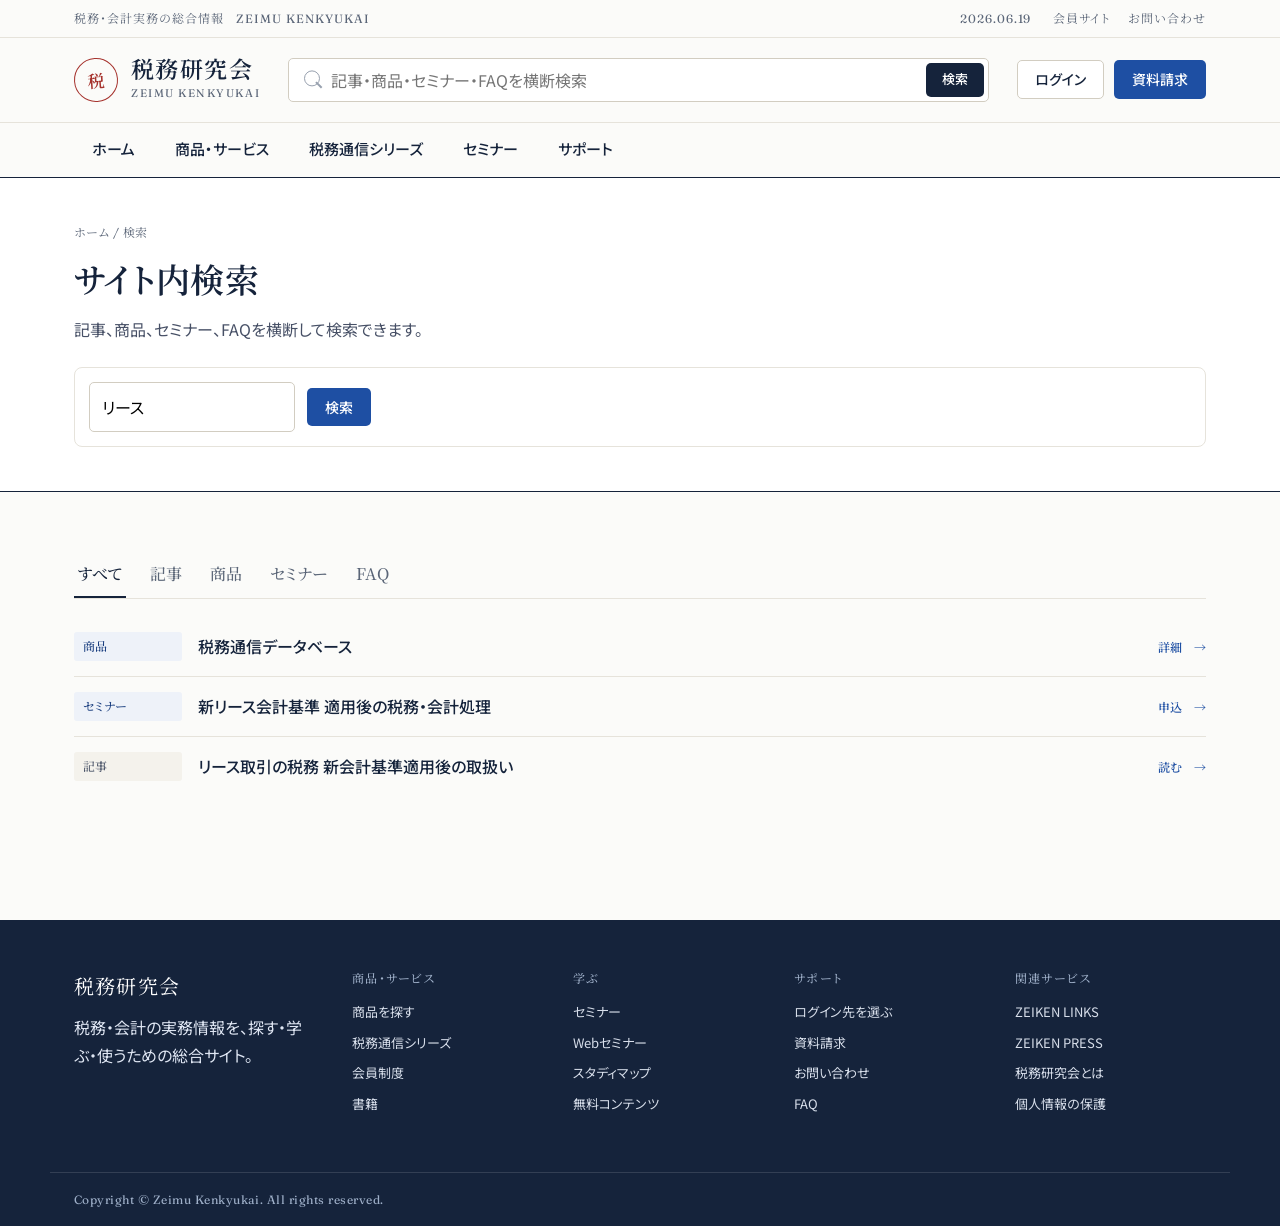
<file: search.html>
<!doctype html>
<html lang="ja">
<head>
<meta charset="utf-8">
<meta name="viewport" content="width=device-width,initial-scale=1">
<title>税務研究会</title>
<link rel="preconnect" href="https://fonts.googleapis.com">
<link rel="preconnect" href="https://fonts.gstatic.com" crossorigin>
<link href="https://fonts.googleapis.com/css2?family=Fraunces:opsz,wght@9..144,400;9..144,500;9..144,600&family=Noto+Sans+JP:wght@400;500;600&family=Noto+Serif+JP:wght@500;600&display=swap" rel="stylesheet">
<link rel="stylesheet" href="styles.css">
</head>
<body>
<a href="#main" class="skip">メインコンテンツへ移動</a>
<div class="dateline"><div class="dateline-inner"><div>税務・会計実務の総合情報　ZEIMU KENKYUKAI</div><div>2026.06.19 <a href="login.html">会員サイト</a><a href="contact.html">お問い合わせ</a></div></div></div><header class="site-header"><div class="header-main"><a class="logo" href="index.html" aria-label="税務研究会 ホーム"><div class="logo-mark">税</div><div class="logo-text"><strong>税務研究会</strong><span>ZEIMU KENKYUKAI</span></div></a><form class="header-search" action="search.html"><input type="search" placeholder="記事・商品・セミナー・FAQを横断検索"><button class="search-submit">検索</button></form><div class="header-actions"><a class="btn btn-secondary" href="login.html">ログイン</a><a class="btn btn-primary" href="contact.html">資料請求</a></div></div><nav class="navbar" aria-label="グローバルナビゲーション"><div class="nav-inner"><button class="mobile-menu" aria-controls="nav-links" aria-expanded="false">メニュー</button><div class="nav-links" id="nav-links"><a class="nav-link" href="index.html">ホーム</a><a class="nav-link" href="products.html">商品・サービス</a><a class="nav-link" href="zeimu-tsushin.html">税務通信シリーズ</a><a class="nav-link" href="seminars.html">セミナー</a><a class="nav-link" href="contact.html">サポート</a></div></div></nav></header>
<main id="main">
<section class="page-hero"><div class="page-hero-inner"><div class="breadcrumb">ホーム / 検索</div><h1>サイト内検索</h1><p>記事、商品、セミナー、FAQを横断して検索できます。</p><div class="toolbar"><input placeholder="インボイス、リース、税務通信DB" value="リース"><button class="btn btn-primary">検索</button></div></div></section><section class="section"><div class="container"><div class="tabs" data-tabs><button class="tab active" data-tab="all">すべて</button><button class="tab" data-tab="articles">記事</button><button class="tab" data-tab="products">商品</button><button class="tab" data-tab="seminars">セミナー</button><button class="tab" data-tab="faqs">FAQ</button></div><div class="tab-content active" id="all"><div class="news-list"><a class="news-item"><span class="tag tag-red">商品</span><span class="news-title">税務通信データベース</span><span class="pill-link">詳細</span></a><a class="news-item"><span class="tag tag-blue">セミナー</span><span class="news-title">新リース会計基準 適用後の税務・会計処理</span><span class="pill-link">申込</span></a><a class="news-item"><span class="tag">記事</span><span class="news-title">リース取引の税務 新会計基準適用後の取扱い</span><span class="pill-link">読む</span></a></div></div><div class="tab-content" id="articles"><div class="empty-state">記事検索結果を表示します。</div></div><div class="tab-content" id="products"><div class="empty-state">商品検索結果を表示します。</div></div><div class="tab-content" id="seminars"><div class="empty-state">セミナー検索結果を表示します。</div></div><div class="tab-content" id="faqs"><div class="empty-state">FAQ検索結果を表示します。</div></div></div></section></main>
<footer class="site-footer">
  <div class="footer-inner">
    <div><div class="footer-title">税務研究会</div><p style="color:#dfe6f3;margin:0">税務・会計の実務情報を、探す・学ぶ・使うための総合サイト。</p></div>
    <div class="footer-col"><h3>商品・サービス</h3><a href="products.html">商品を探す</a><a href="zeimu-tsushin.html">税務通信シリーズ</a><a href="products.html#members">会員制度</a><a href="#">書籍</a></div>
    <div class="footer-col"><h3>学ぶ</h3><a href="seminars.html">セミナー</a><a href="seminars.html">Webセミナー</a><a href="#">スタディマップ</a><a href="#">無料コンテンツ</a></div>
    <div class="footer-col"><h3>サポート</h3><a href="login.html">ログイン先を選ぶ</a><a href="contact.html">資料請求</a><a href="contact.html">お問い合わせ</a><a href="#">FAQ</a></div>
    <div class="footer-col"><h3>関連サービス</h3><a href="#">ZEIKEN LINKS</a><a href="#">ZEIKEN PRESS</a><a href="#">税務研究会とは</a><a href="#">個人情報の保護</a></div>
  </div>
  <div class="footer-bottom">Copyright © Zeimu Kenkyukai. All rights reserved.</div>
</footer>
<script src="script.js"></script>
</body></html>
</file>
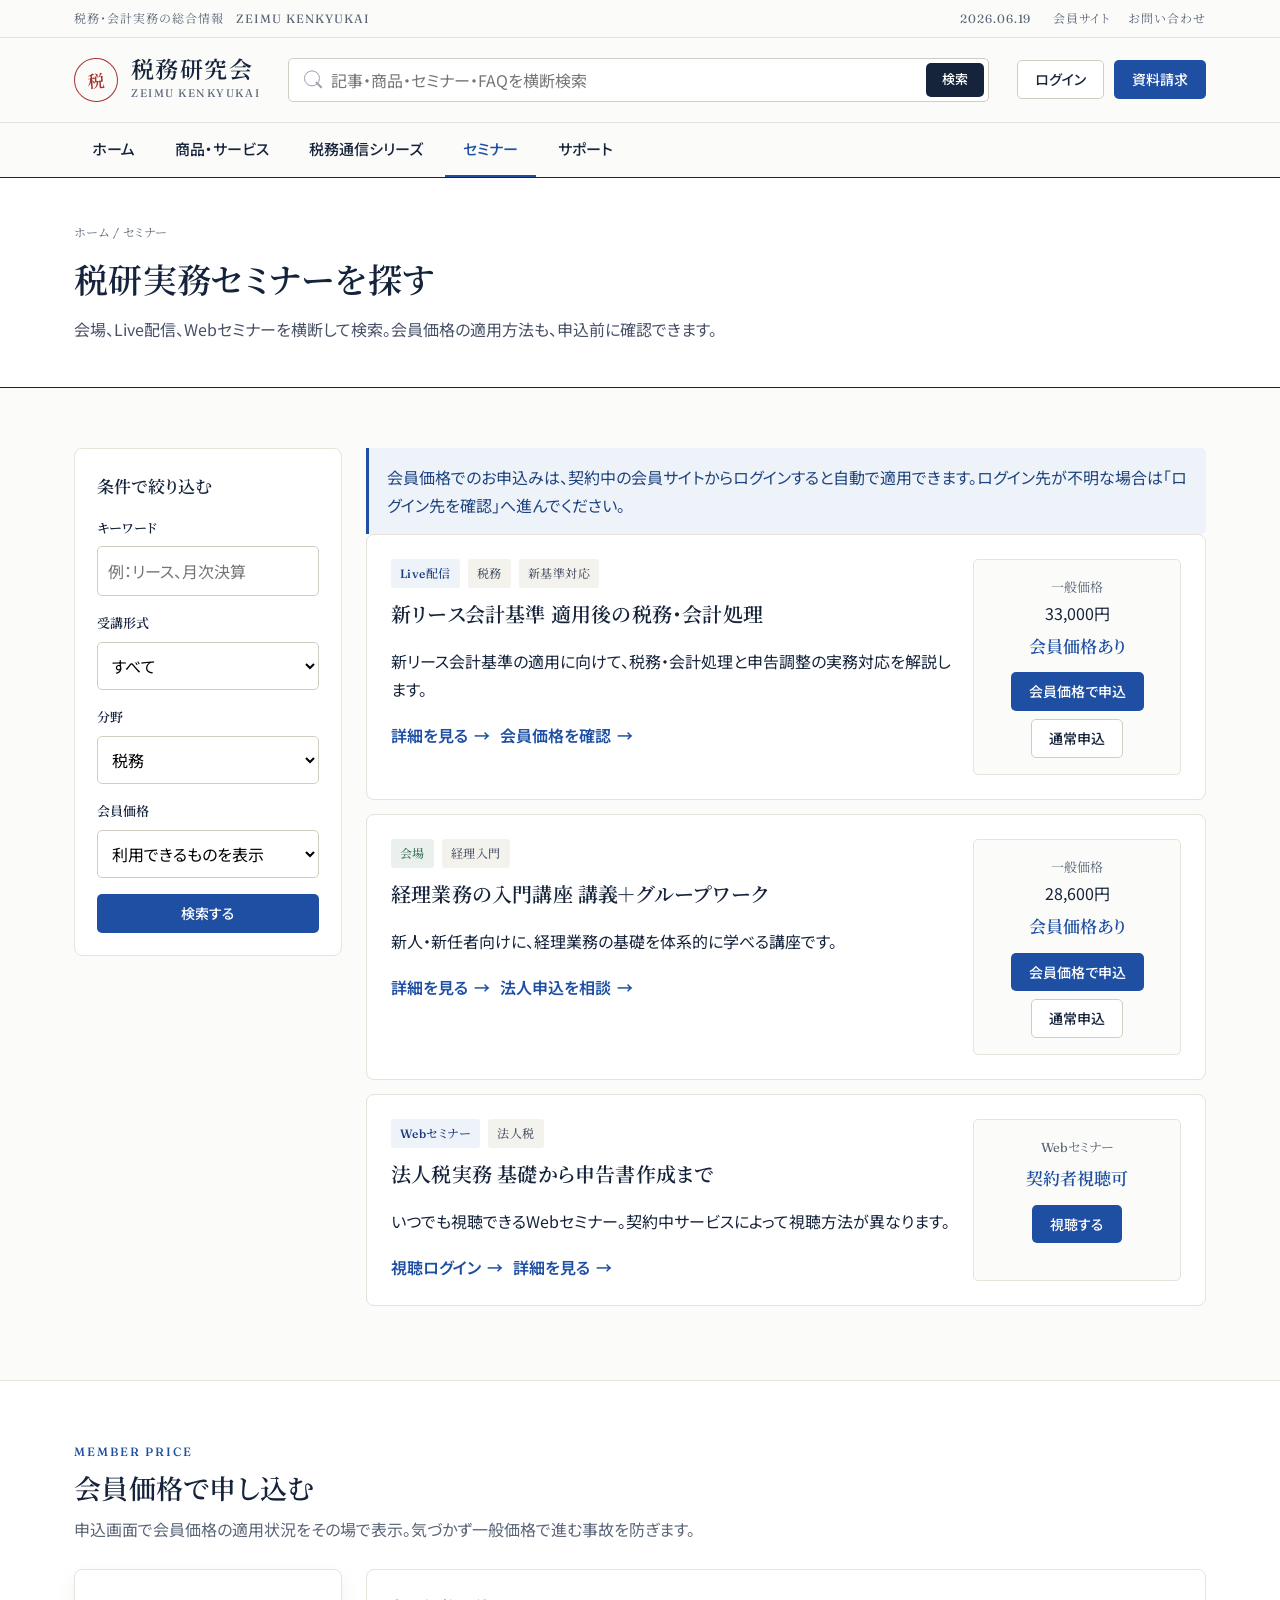
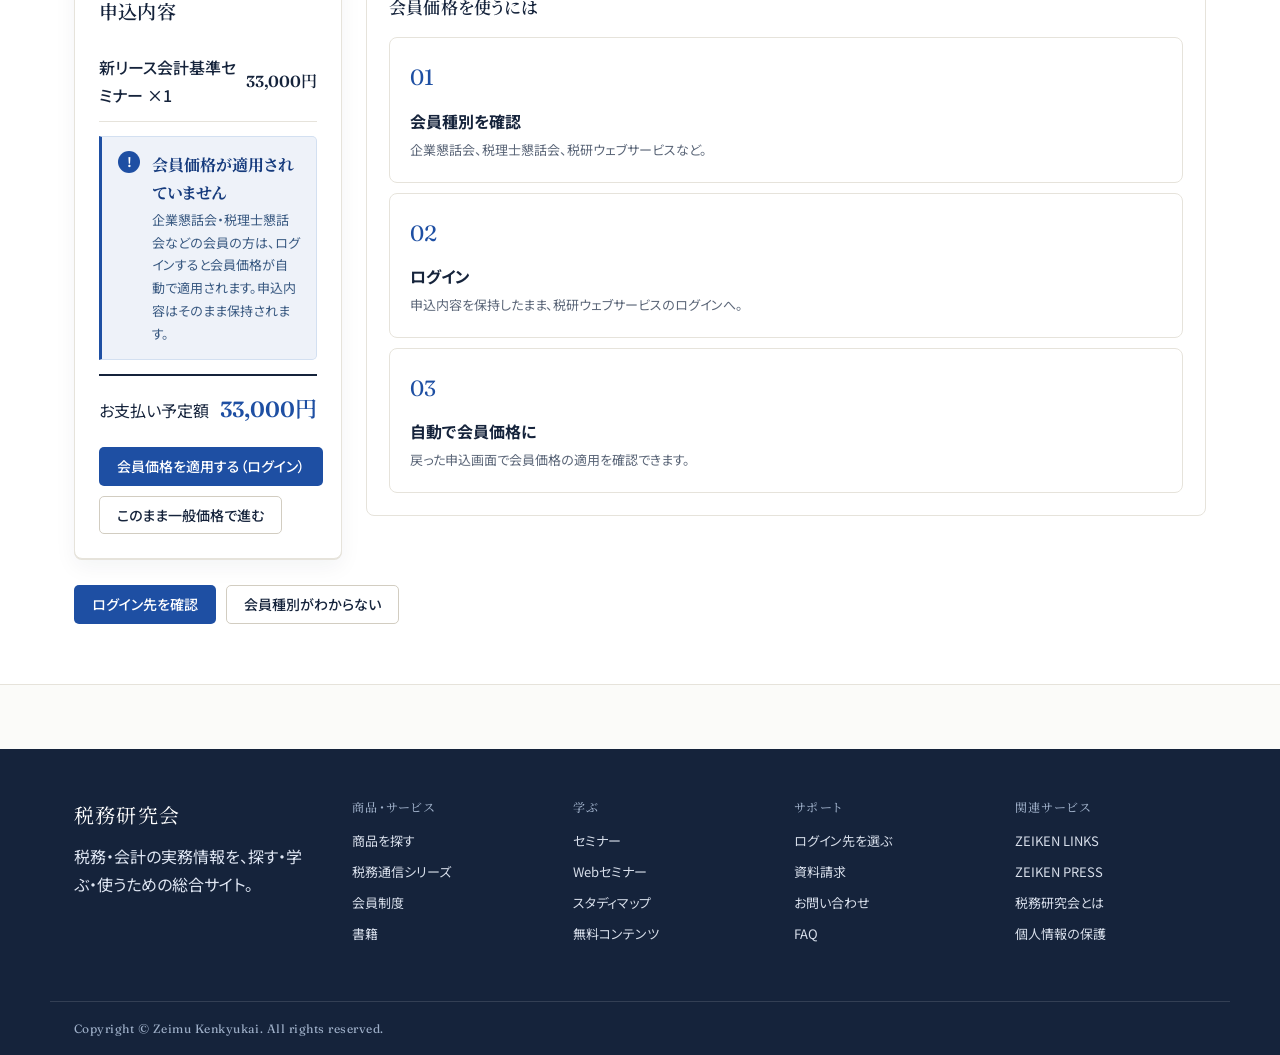
<file: seminars.html>
<!doctype html>
<html lang="ja">
<head>
<meta charset="utf-8">
<meta name="viewport" content="width=device-width,initial-scale=1">
<title>税務研究会</title>
<link rel="preconnect" href="https://fonts.googleapis.com">
<link rel="preconnect" href="https://fonts.gstatic.com" crossorigin>
<link href="https://fonts.googleapis.com/css2?family=Fraunces:opsz,wght@9..144,400;9..144,500;9..144,600&family=Noto+Sans+JP:wght@400;500;600&family=Noto+Serif+JP:wght@500;600&display=swap" rel="stylesheet">
<link rel="stylesheet" href="styles.css">
</head>
<body>
<a href="#main" class="skip">メインコンテンツへ移動</a>
<div class="dateline"><div class="dateline-inner"><div>税務・会計実務の総合情報　ZEIMU KENKYUKAI</div><div>2026.06.19 <a href="login.html">会員サイト</a><a href="contact.html">お問い合わせ</a></div></div></div><header class="site-header"><div class="header-main"><a class="logo" href="index.html" aria-label="税務研究会 ホーム"><div class="logo-mark">税</div><div class="logo-text"><strong>税務研究会</strong><span>ZEIMU KENKYUKAI</span></div></a><form class="header-search" action="search.html"><input type="search" placeholder="記事・商品・セミナー・FAQを横断検索"><button class="search-submit">検索</button></form><div class="header-actions"><a class="btn btn-secondary" href="login.html">ログイン</a><a class="btn btn-primary" href="contact.html">資料請求</a></div></div><nav class="navbar" aria-label="グローバルナビゲーション"><div class="nav-inner"><button class="mobile-menu" aria-controls="nav-links" aria-expanded="false">メニュー</button><div class="nav-links" id="nav-links"><a class="nav-link" href="index.html">ホーム</a><a class="nav-link" href="products.html">商品・サービス</a><a class="nav-link" href="zeimu-tsushin.html">税務通信シリーズ</a><a class="nav-link active" href="seminars.html">セミナー</a><a class="nav-link" href="contact.html">サポート</a></div></div></nav></header>
<main id="main">
<section class="page-hero"><div class="page-hero-inner"><div class="breadcrumb">ホーム / セミナー</div><h1>税研実務セミナーを探す</h1><p>会場、Live配信、Webセミナーを横断して検索。会員価格の適用方法も、申込前に確認できます。</p></div></section>
<section class="section"><div class="container seminar-layout"><aside class="side-filter"><h3>条件で絞り込む</h3><div class="filter-group"><label>キーワード</label><input placeholder="例：リース、月次決算"></div><div class="filter-group"><label>受講形式</label><select><option>すべて</option><option>Live配信</option><option>会場</option><option>Webセミナー</option></select></div><div class="filter-group"><label>分野</label><select><option>税務</option><option>会計</option><option>経理実務</option><option>国際税務</option></select></div><div class="filter-group"><label>会員価格</label><select><option>利用できるものを表示</option><option>一般価格のみ</option></select></div><button class="btn btn-primary" style="width:100%">検索する</button></aside><div><div class="notice">会員価格でのお申込みは、契約中の会員サイトからログインすると自動で適用できます。ログイン先が不明な場合は「ログイン先を確認」へ進んでください。</div><article class="seminar-card"><div><div class="seminar-meta"><span class="tag tag-blue">Live配信</span><span class="tag">税務</span><span class="tag">新基準対応</span></div><h3>新リース会計基準 適用後の税務・会計処理</h3><p>新リース会計基準の適用に向けて、税務・会計処理と申告調整の実務対応を解説します。</p><div class="inline-actions"><a class="btn-text" href="#detail">詳細を見る</a><a class="btn-text" href="login.html">会員価格を確認</a></div></div><div class="seminar-price"><div class="regular">一般価格</div><div>33,000円</div><div class="member">会員価格あり</div><a class="btn btn-primary" href="login.html">会員価格で申込</a><a class="btn btn-secondary" href="#" style="margin-top:8px">通常申込</a></div></article><article class="seminar-card"><div><div class="seminar-meta"><span class="tag tag-green">会場</span><span class="tag">経理入門</span></div><h3>経理業務の入門講座 講義＋グループワーク</h3><p>新人・新任者向けに、経理業務の基礎を体系的に学べる講座です。</p><div class="inline-actions"><a class="btn-text">詳細を見る</a><a class="btn-text" href="contact.html">法人申込を相談</a></div></div><div class="seminar-price"><div class="regular">一般価格</div><div>28,600円</div><div class="member">会員価格あり</div><a class="btn btn-primary" href="login.html">会員価格で申込</a><a class="btn btn-secondary" href="#" style="margin-top:8px">通常申込</a></div></article><article class="seminar-card"><div><div class="seminar-meta"><span class="tag tag-blue">Webセミナー</span><span class="tag">法人税</span></div><h3>法人税実務 基礎から申告書作成まで</h3><p>いつでも視聴できるWebセミナー。契約中サービスによって視聴方法が異なります。</p><div class="inline-actions"><a class="btn-text" href="login.html">視聴ログイン</a><a class="btn-text">詳細を見る</a></div></div><div class="seminar-price"><div class="regular">Webセミナー</div><div class="member">契約者視聴可</div><a class="btn btn-primary" href="login.html">視聴する</a></div></article></div></div></section>
<section class="section product-strip" id="detail"><div class="container"><div class="section-title"><div><div class="eyebrow">Member price</div><h2>会員価格で申し込む</h2><p>申込画面で会員価格の適用状況をその場で表示。気づかず一般価格で進む事故を防ぎます。</p></div></div>
<div class="seminar-layout" style="margin-bottom:26px">
  <div class="cart-mock">
    <h3>申込内容</h3>
    <div class="cart-line"><span class="ttl">新リース会計基準セミナー ×1</span><span class="amt" id="cart-amt">33,000円</span></div>
    <div class="member-alert" id="m-alert">
      <span class="mark">!</span>
      <div><strong>会員価格が適用されていません</strong><p>企業懇話会・税理士懇話会などの会員の方は、ログインすると会員価格が自動で適用されます。申込内容はそのまま保持されます。</p></div>
    </div>
    <div class="member-applied" id="m-applied">
      <span class="mark">✓</span>
      <div><strong>会員価格を適用しました</strong><p>税理士懇話会の会員価格が適用されています。受講者情報の入力はこのまま続けられます。</p></div>
    </div>
    <div class="cart-total"><span>お支払い予定額</span><span class="num" id="cart-total">33,000円</span></div>
    <div class="inline-actions"><button class="btn btn-primary" id="apply-member" type="button">会員価格を適用する（ログイン）</button><a class="btn btn-secondary" href="#">このまま一般価格で進む</a></div>
  </div>
  <aside class="side-filter" style="position:static"><h3>会員価格を使うには</h3>
    <div class="steps" style="grid-template-columns:1fr;gap:10px">
      <div class="step"><strong>会員種別を確認</strong><p>企業懇話会、税理士懇話会、税研ウェブサービスなど。</p></div>
      <div class="step"><strong>ログイン</strong><p>申込内容を保持したまま、税研ウェブサービスのログインへ。</p></div>
      <div class="step"><strong>自動で会員価格に</strong><p>戻った申込画面で会員価格の適用を確認できます。</p></div>
    </div>
  </aside>
</div><div class="inline-actions"><a class="btn btn-primary" href="login.html">ログイン先を確認</a><a class="btn btn-secondary" href="contact.html">会員種別がわからない</a></div></div></section>
</main>
<footer class="site-footer">
  <div class="footer-inner">
    <div><div class="footer-title">税務研究会</div><p style="color:#dfe6f3;margin:0">税務・会計の実務情報を、探す・学ぶ・使うための総合サイト。</p></div>
    <div class="footer-col"><h3>商品・サービス</h3><a href="products.html">商品を探す</a><a href="zeimu-tsushin.html">税務通信シリーズ</a><a href="products.html#members">会員制度</a><a href="#">書籍</a></div>
    <div class="footer-col"><h3>学ぶ</h3><a href="seminars.html">セミナー</a><a href="seminars.html">Webセミナー</a><a href="#">スタディマップ</a><a href="#">無料コンテンツ</a></div>
    <div class="footer-col"><h3>サポート</h3><a href="login.html">ログイン先を選ぶ</a><a href="contact.html">資料請求</a><a href="contact.html">お問い合わせ</a><a href="#">FAQ</a></div>
    <div class="footer-col"><h3>関連サービス</h3><a href="#">ZEIKEN LINKS</a><a href="#">ZEIKEN PRESS</a><a href="#">税務研究会とは</a><a href="#">個人情報の保護</a></div>
  </div>
  <div class="footer-bottom">Copyright © Zeimu Kenkyukai. All rights reserved.</div>
</footer>
<script src="script.js"></script>
</body></html>
</file>
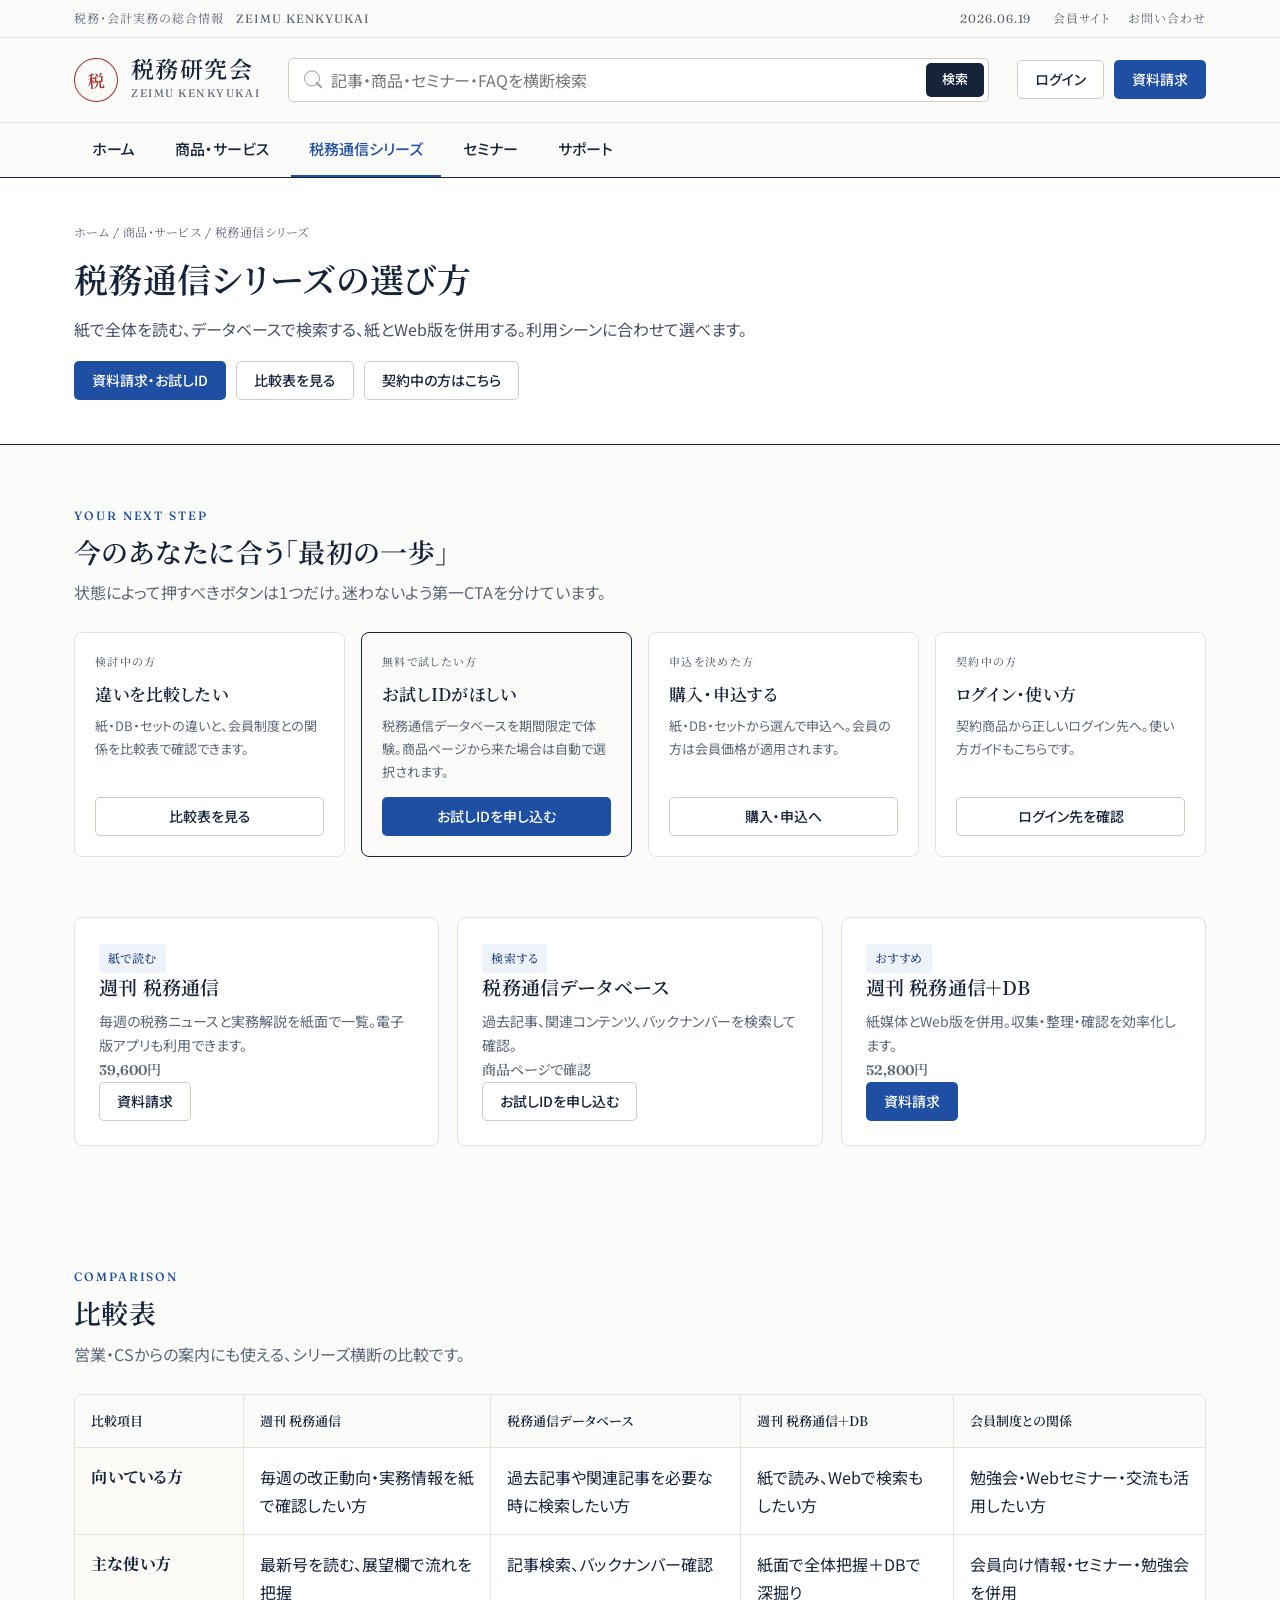
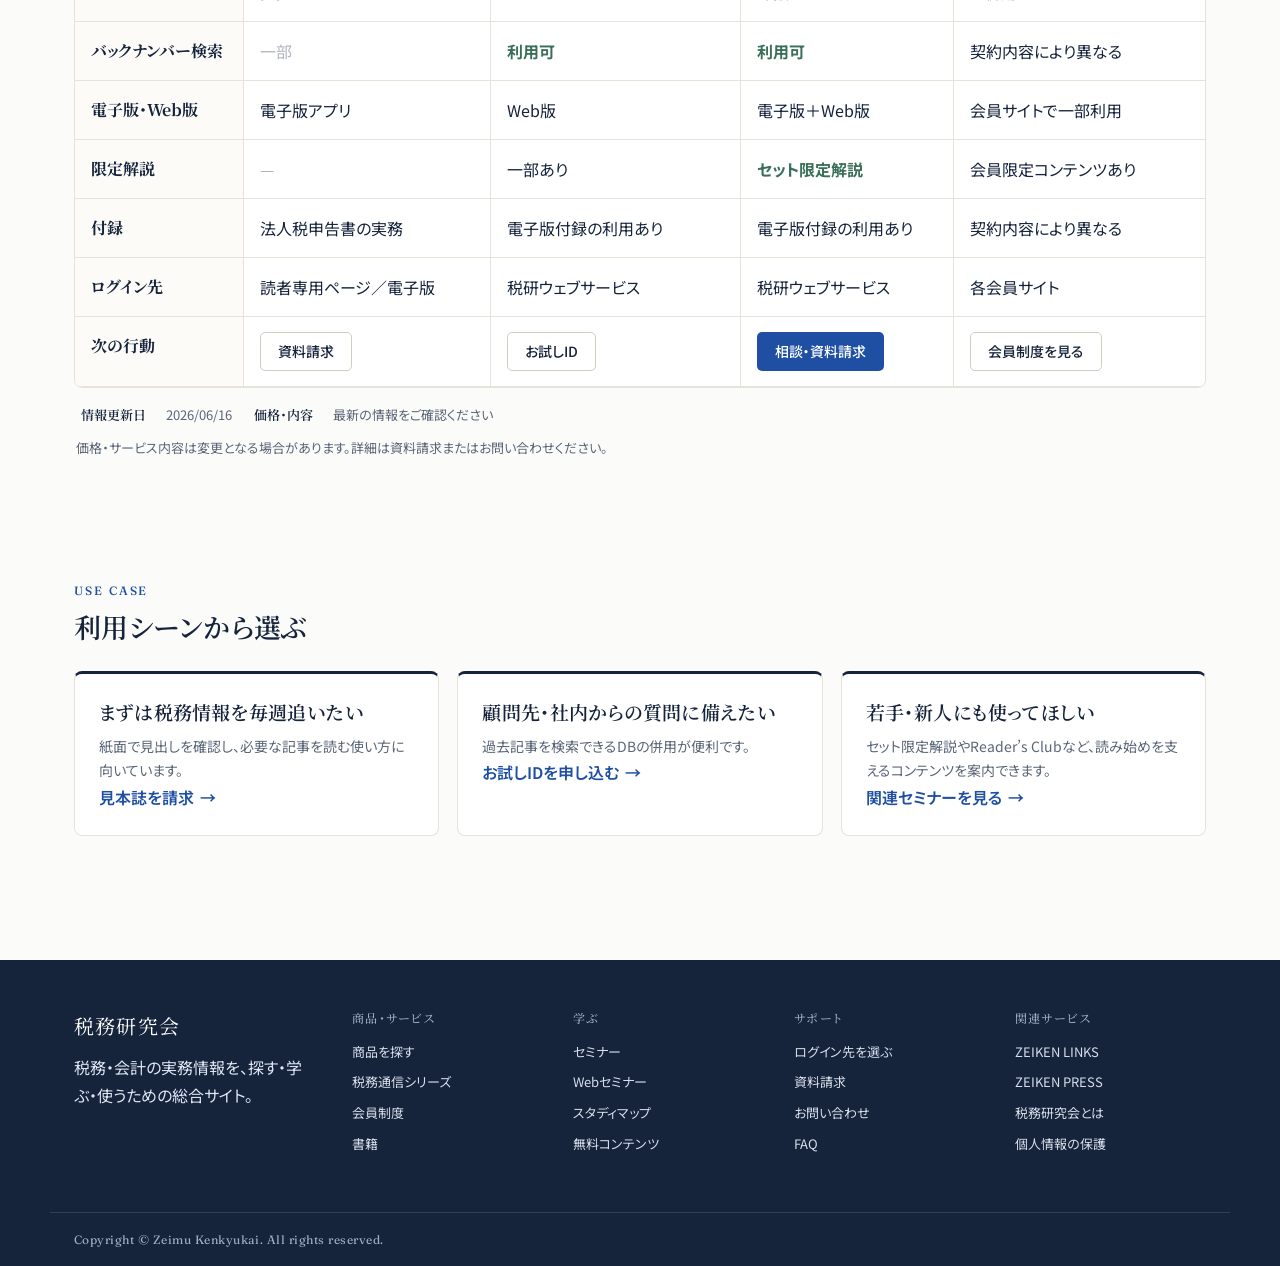
<file: zeimu-tsushin.html>
<!doctype html>
<html lang="ja">
<head>
<meta charset="utf-8">
<meta name="viewport" content="width=device-width,initial-scale=1">
<title>税務研究会</title>
<link rel="preconnect" href="https://fonts.googleapis.com">
<link rel="preconnect" href="https://fonts.gstatic.com" crossorigin>
<link href="https://fonts.googleapis.com/css2?family=Fraunces:opsz,wght@9..144,400;9..144,500;9..144,600&family=Noto+Sans+JP:wght@400;500;600&family=Noto+Serif+JP:wght@500;600&display=swap" rel="stylesheet">
<link rel="stylesheet" href="styles.css">
</head>
<body>
<a href="#main" class="skip">メインコンテンツへ移動</a>
<div class="dateline"><div class="dateline-inner"><div>税務・会計実務の総合情報　ZEIMU KENKYUKAI</div><div>2026.06.19 <a href="login.html">会員サイト</a><a href="contact.html">お問い合わせ</a></div></div></div><header class="site-header"><div class="header-main"><a class="logo" href="index.html" aria-label="税務研究会 ホーム"><div class="logo-mark">税</div><div class="logo-text"><strong>税務研究会</strong><span>ZEIMU KENKYUKAI</span></div></a><form class="header-search" action="search.html"><input type="search" placeholder="記事・商品・セミナー・FAQを横断検索"><button class="search-submit">検索</button></form><div class="header-actions"><a class="btn btn-secondary" href="login.html">ログイン</a><a class="btn btn-primary" href="contact.html">資料請求</a></div></div><nav class="navbar" aria-label="グローバルナビゲーション"><div class="nav-inner"><button class="mobile-menu" aria-controls="nav-links" aria-expanded="false">メニュー</button><div class="nav-links" id="nav-links"><a class="nav-link" href="index.html">ホーム</a><a class="nav-link" href="products.html">商品・サービス</a><a class="nav-link active" href="zeimu-tsushin.html">税務通信シリーズ</a><a class="nav-link" href="seminars.html">セミナー</a><a class="nav-link" href="contact.html">サポート</a></div></div></nav></header>
<main id="main">
<section class="page-hero"><div class="page-hero-inner"><div class="breadcrumb">ホーム / 商品・サービス / 税務通信シリーズ</div><h1>税務通信シリーズの選び方</h1><p>紙で全体を読む、データベースで検索する、紙とWeb版を併用する。利用シーンに合わせて選べます。</p><div class="inline-actions"><a class="btn btn-primary" href="contact.html">資料請求・お試しID</a><a class="btn btn-secondary" href="#compare">比較表を見る</a><a class="btn btn-secondary" href="login.html">契約中の方はこちら</a></div></div></section>
<section class="section"><div class="container"><div class="section-title"><div><div class="eyebrow">Your next step</div><h2>今のあなたに合う「最初の一歩」</h2><p>状態によって押すべきボタンは1つだけ。迷わないよう第一CTAを分けています。</p></div></div>
<div class="state-cta">
  <div class="state-card"><div class="state-label">検討中の方</div><h3>違いを比較したい</h3><p>紙・DB・セットの違いと、会員制度との関係を比較表で確認できます。</p><a class="btn btn-secondary" href="#compare">比較表を見る</a></div>
  <div class="state-card is-primary"><div class="state-label">無料で試したい方</div><h3>お試しIDがほしい</h3><p>税務通信データベースを期間限定で体験。商品ページから来た場合は自動で選択されます。</p><a class="btn btn-primary" href="contact.html">お試しIDを申し込む</a></div>
  <div class="state-card"><div class="state-label">申込を決めた方</div><h3>購入・申込する</h3><p>紙・DB・セットから選んで申込へ。会員の方は会員価格が適用されます。</p><a class="btn btn-secondary" href="contact.html">購入・申込へ</a></div>
  <div class="state-card"><div class="state-label">契約中の方</div><h3>ログイン・使い方</h3><p>契約商品から正しいログイン先へ。使い方ガイドもこちらです。</p><a class="btn btn-secondary" href="login.html">ログイン先を確認</a></div>
</div></div></section>
<section class="section" style="padding-top:0"><div class="container"><div class="cards"><div class="card"><span class="tag tag-red">紙で読む</span><h3>週刊 税務通信</h3><p>毎週の税務ニュースと実務解説を紙面で一覧。電子版アプリも利用できます。</p><p class="price">39,600円</p><a class="btn btn-secondary" href="contact.html">資料請求</a></div><div class="card"><span class="tag tag-blue">検索する</span><h3>税務通信データベース</h3><p>過去記事、関連コンテンツ、バックナンバーを検索して確認。</p><p class="price">商品ページで確認</p><a class="btn btn-secondary" href="contact.html">お試しIDを申し込む</a></div><div class="card"><span class="tag tag-red">おすすめ</span><h3>週刊 税務通信＋DB</h3><p>紙媒体とWeb版を併用。収集・整理・確認を効率化します。</p><p class="price">52,800円</p><a class="btn btn-primary" href="contact.html">資料請求</a></div></div></div></section>
<section class="section" id="compare"><div class="container"><div class="section-title"><div><div class="eyebrow">Comparison</div><h2>比較表</h2><p>営業・CSからの案内にも使える、シリーズ横断の比較です。</p></div></div><div class="table-wrap"><table class="compare-table"><thead><tr><th>比較項目</th><th>週刊 税務通信</th><th>税務通信データベース</th><th>週刊 税務通信＋DB</th><th>会員制度との関係</th></tr></thead><tbody><tr><th>向いている方</th><td>毎週の改正動向・実務情報を紙で確認したい方</td><td>過去記事や関連記事を必要な時に検索したい方</td><td>紙で読み、Webで検索もしたい方</td><td>勉強会・Webセミナー・交流も活用したい方</td></tr><tr><th>主な使い方</th><td>最新号を読む、展望欄で流れを把握</td><td>記事検索、バックナンバー確認</td><td>紙面で全体把握＋DBで深掘り</td><td>会員向け情報・セミナー・勉強会を併用</td></tr><tr><th>バックナンバー検索</th><td><span class="dash">一部</span></td><td><span class="check">利用可</span></td><td><span class="check">利用可</span></td><td>契約内容により異なる</td></tr><tr><th>電子版・Web版</th><td>電子版アプリ</td><td>Web版</td><td>電子版＋Web版</td><td>会員サイトで一部利用</td></tr><tr><th>限定解説</th><td><span class="dash">—</span></td><td>一部あり</td><td><span class="check">セット限定解説</span></td><td>会員限定コンテンツあり</td></tr><tr><th>付録</th><td>法人税申告書の実務</td><td>電子版付録の利用あり</td><td>電子版付録の利用あり</td><td>契約内容により異なる</td></tr><tr><th>ログイン先</th><td>読者専用ページ／電子版</td><td>税研ウェブサービス</td><td>税研ウェブサービス</td><td>各会員サイト</td></tr><tr><th>次の行動</th><td><a class="btn btn-secondary" href="contact.html">資料請求</a></td><td><a class="btn btn-secondary" href="contact.html">お試しID</a></td><td><a class="btn btn-primary" href="contact.html">相談・資料請求</a></td><td><a class="btn btn-secondary" href="products.html#members">会員制度を見る</a></td></tr></tbody></table></div>
<div class="freshness">
  <span class="fr"><span class="dot"></span><b>情報更新日</b>　2026/06/16</span>
  <span class="fr"><b>価格・内容</b>　最新の情報をご確認ください</span>
</div>
<p style="color:var(--muted);font-size:13px;margin:10px 2px 0">価格・サービス内容は変更となる場合があります。詳細は資料請求またはお問い合わせください。</p>
</div></section>
<section class="section"><div class="container"><div class="section-title"><div><div class="eyebrow">Use case</div><h2>利用シーンから選ぶ</h2></div></div><div class="recommend"><div class="card"><h3>まずは税務情報を毎週追いたい</h3><p>紙面で見出しを確認し、必要な記事を読む使い方に向いています。</p><a class="btn-text" href="contact.html">見本誌を請求</a></div><div class="card"><h3>顧問先・社内からの質問に備えたい</h3><p>過去記事を検索できるDBの併用が便利です。</p><a class="btn-text" href="contact.html">お試しIDを申し込む</a></div><div class="card"><h3>若手・新人にも使ってほしい</h3><p>セット限定解説やReader’s Clubなど、読み始めを支えるコンテンツを案内できます。</p><a class="btn-text" href="seminars.html">関連セミナーを見る</a></div></div></div></section>
</main>
<footer class="site-footer">
  <div class="footer-inner">
    <div><div class="footer-title">税務研究会</div><p style="color:#dfe6f3;margin:0">税務・会計の実務情報を、探す・学ぶ・使うための総合サイト。</p></div>
    <div class="footer-col"><h3>商品・サービス</h3><a href="products.html">商品を探す</a><a href="zeimu-tsushin.html">税務通信シリーズ</a><a href="products.html#members">会員制度</a><a href="#">書籍</a></div>
    <div class="footer-col"><h3>学ぶ</h3><a href="seminars.html">セミナー</a><a href="seminars.html">Webセミナー</a><a href="#">スタディマップ</a><a href="#">無料コンテンツ</a></div>
    <div class="footer-col"><h3>サポート</h3><a href="login.html">ログイン先を選ぶ</a><a href="contact.html">資料請求</a><a href="contact.html">お問い合わせ</a><a href="#">FAQ</a></div>
    <div class="footer-col"><h3>関連サービス</h3><a href="#">ZEIKEN LINKS</a><a href="#">ZEIKEN PRESS</a><a href="#">税務研究会とは</a><a href="#">個人情報の保護</a></div>
  </div>
  <div class="footer-bottom">Copyright © Zeimu Kenkyukai. All rights reserved.</div>
</footer>
<script src="script.js"></script>
</body></html>
</file>
<file: styles.css>
:root{
  --paper:#fbfbf9;        /* 紙白（やや温かい白） */
  --paper-2:#f4f2ec;      /* 面の沈み */
  --ink:#15233b;          /* 藍墨（見出し・本文） */
  --muted:#5b6678;
  --rule:#e6e3db;         /* 罫線（温かいグレー） */
  --rule-strong:#d2cdc1;
  --blue:#1e4fa3;         /* 主アクセント（青） */
  --blue-dark:#163b7d;
  --blue-soft:#eef2f9;
  --seal:#a6332e;         /* 朱（角印のみ） */
  --ok:#3a6f5a;
  --shadow:0 14px 40px rgba(21,35,59,.08);
  --shadow-sm:0 1px 0 var(--rule), 0 8px 22px rgba(21,35,59,.05);
  --radius:8px;
  --radius-sm:5px;
  --max:1180px;
  --font-serif:"Noto Serif JP","Hiragino Mincho ProN","Yu Mincho","YuMincho",serif;
  --font-display:"Fraunces","Noto Serif JP",Georgia,serif;
  --font-sans:"Noto Sans JP",-apple-system,BlinkMacSystemFont,"Hiragino Kaku Gothic ProN","Yu Gothic",Meiryo,sans-serif;
  /* 旧クラス互換 */
  --red:var(--blue);--red-dark:var(--blue-dark);--red-soft:var(--blue-soft);
  --bg:var(--paper);--line:var(--rule);--line-strong:var(--rule-strong);--navy:var(--ink);--panel:#fff;--green:var(--ok);--gold:#8a6d1f;
}
*{box-sizing:border-box}
html{scroll-behavior:smooth}
body{margin:0;font-family:var(--font-sans);color:var(--ink);background:var(--paper);line-height:1.75;-webkit-font-smoothing:antialiased;font-feature-settings:"palt" 1}
a{color:inherit;text-decoration:none}
button,input,select,textarea{font:inherit}
img{max-width:100%}
h1,h2,h3,.serif{font-family:var(--font-serif);font-weight:600;letter-spacing:.01em}
.skip{position:absolute;left:-999px;top:auto;width:1px;height:1px;overflow:hidden}
.skip:focus{left:16px;top:16px;width:auto;height:auto;z-index:99;background:#fff;padding:10px 14px;border-radius:6px;border:2px solid var(--blue)}
:focus-visible{outline:2px solid var(--blue);outline-offset:2px}
.container{max-width:var(--max);margin:0 auto;padding:0 24px}

/* 見出しの小ラベル（英大文字の“AI感”をやめ、罫＋小キャプションに） */
.kicker{display:inline-flex;align-items:center;gap:10px;font-family:var(--font-display);font-size:12px;letter-spacing:.16em;text-transform:uppercase;color:var(--muted);margin:0 0 14px;font-weight:500}
.kicker:before{content:"";width:26px;height:1px;background:var(--rule-strong)}
.eyebrow{font-family:var(--font-display);font-size:12px;letter-spacing:.16em;text-transform:uppercase;color:var(--blue);font-weight:500}

/* ===== マストヘッド（誌面の扉） ===== */
.dateline{border-bottom:1px solid var(--rule);background:var(--paper)}
.dateline-inner{max-width:var(--max);margin:0 auto;padding:8px 24px;display:flex;justify-content:space-between;align-items:center;font-family:var(--font-display);font-size:12px;letter-spacing:.08em;color:var(--muted)}
.dateline a{margin-left:18px}
.dateline a:hover{color:var(--ink)}
.site-header{background:var(--paper);position:sticky;top:0;z-index:50;border-bottom:1px solid var(--ink)}
.header-main{max-width:var(--max);margin:0 auto;display:grid;grid-template-columns:auto 1fr auto;gap:28px;align-items:center;padding:18px 24px}
.logo{display:flex;align-items:center;gap:13px}
.logo-mark{width:44px;height:44px;border-radius:50%;border:1.5px solid var(--seal);color:var(--seal);display:grid;place-items:center;font-family:var(--font-serif);font-weight:600;font-size:17px;transform:rotate(-4deg)}
.logo-text strong{display:block;font-family:var(--font-serif);font-size:23px;letter-spacing:.06em;line-height:1.1;font-weight:600}
.logo-text span{display:block;color:var(--muted);font-size:11px;letter-spacing:.14em;margin-top:3px;font-family:var(--font-display)}
.header-search{position:relative}
.header-search input{width:100%;height:44px;border:1px solid var(--rule-strong);border-radius:var(--radius-sm);padding:0 96px 0 42px;background:#fff}
.header-search input:hover,.header-search input:focus{border-color:var(--blue)}
.header-search:before{content:"";position:absolute;left:16px;top:50%;width:14px;height:14px;border:1.5px solid #97a0ae;border-radius:50%;transform:translateY(-60%)}
.header-search:after{content:"";position:absolute;left:27px;top:26px;width:8px;height:1.5px;background:#97a0ae;transform:rotate(45deg)}
.search-submit{position:absolute;right:5px;top:5px;border:0;background:var(--ink);color:#fff;border-radius:var(--radius-sm);height:34px;padding:0 16px;cursor:pointer;font-weight:500;font-size:13px}
.search-submit:hover{background:var(--blue)}
.header-actions{display:flex;gap:10px}
.btn{display:inline-flex;align-items:center;justify-content:center;gap:7px;border-radius:var(--radius-sm);padding:10px 17px;border:1px solid transparent;font-weight:500;line-height:1.2;cursor:pointer;white-space:nowrap;transition:.15s;font-size:14px}
.btn-primary{background:var(--blue);color:#fff}
.btn-primary:hover{background:var(--blue-dark)}
.btn-secondary{background:#fff;border-color:var(--rule-strong);color:var(--ink)}
.btn-secondary:hover{border-color:var(--ink)}
.btn-ghost{background:transparent;border-color:rgba(255,255,255,.5);color:#fff}
.btn-ghost:hover{background:rgba(255,255,255,.12)}
.btn-text{display:inline-flex;align-items:center;gap:6px;color:var(--blue);font-weight:600}
.btn-text:after{content:"→"}
.navbar{border-top:1px solid var(--rule);background:var(--paper)}
.nav-inner{max-width:var(--max);margin:0 auto;display:flex;justify-content:space-between;align-items:center;padding:0 24px}
.nav-links{display:flex;gap:4px}
.nav-link{padding:13px 18px;font-weight:500;color:var(--ink);border-bottom:2px solid transparent;font-size:15px}
.nav-link:hover,.nav-link.active{color:var(--blue);border-color:var(--blue)}
.mobile-menu{display:none;border:1px solid var(--rule-strong);background:#fff;border-radius:var(--radius-sm);padding:9px 12px}

main{min-height:70vh}
.section{padding:60px 0}
.section-tight{padding:34px 0}
.section-title{display:flex;align-items:flex-end;justify-content:space-between;gap:24px;margin-bottom:26px}
.section-title h2{font-size:27px;line-height:1.35;margin:8px 0 0}
.section-title p{margin:8px 0 0;color:var(--muted)}

/* ===== 編集的ヒーロー（左寄せ＋更新コラム） ===== */
.hero{border-bottom:1px solid var(--ink);background:linear-gradient(180deg,#fff,var(--paper))}
.hero-grid{display:grid;grid-template-columns:1.55fr .9fr;gap:48px;padding:58px 24px 56px;align-items:start}
.hero h1{font-size:46px;line-height:1.32;margin:0 0 18px;letter-spacing:.02em}
.hero .lead{font-size:17px;color:#3d4863;margin:0 0 26px;max-width:560px}
.hero-search{position:relative;max-width:560px}
.hero-search input{width:100%;height:54px;border:1px solid var(--ink);border-radius:var(--radius-sm);padding:0 120px 0 50px;background:#fff;font-size:16px}
.hero-search:before{content:"";position:absolute;left:20px;top:50%;width:16px;height:16px;border:1.5px solid #8a93a2;border-radius:50%;transform:translateY(-62%)}
.hero-search:after{content:"";position:absolute;left:33px;top:32px;width:9px;height:1.5px;background:#8a93a2;transform:rotate(45deg)}
.hero-search button{position:absolute;right:6px;top:6px;height:42px;border:0;background:var(--ink);color:#fff;border-radius:var(--radius-sm);padding:0 22px;font-weight:500;cursor:pointer}
.hero-search button:hover{background:var(--blue)}
.hero-sub{font-size:13px;color:var(--muted);margin:14px 0 0}
.hero-sub a{color:var(--blue);font-weight:500;margin-left:4px}
.hero-aside{border:1px solid var(--rule);border-top:3px solid var(--ink);border-radius:0 0 var(--radius) var(--radius);background:#fff;padding:20px 22px}
.aside-head{font-family:var(--font-display);font-size:12px;letter-spacing:.14em;text-transform:uppercase;color:var(--muted);padding-bottom:12px;border-bottom:1px solid var(--rule);margin-bottom:6px}
.aside-list{list-style:none;margin:0;padding:0}
.aside-list li{padding:13px 0;border-bottom:1px solid var(--rule)}
.aside-list li:last-child{border-bottom:0;padding-bottom:0}
.aside-list .d{display:block;font-family:var(--font-display);font-size:12px;color:var(--muted);letter-spacing:.04em;margin-bottom:3px}
.aside-list a{font-weight:500;line-height:1.5}
.aside-list a:hover{color:var(--blue)}

/* ===== 入口ハブ＝目次（ディレクトリ） ===== */
.directory{border-top:2px solid var(--ink)}
.dir-row{display:grid;grid-template-columns:64px 1fr auto;gap:24px;align-items:center;padding:26px 8px;border-bottom:1px solid var(--rule);transition:.15s}
.dir-row:hover{background:#fff;padding-left:16px;padding-right:16px}
.dir-no{font-family:var(--font-display);font-size:30px;font-weight:400;color:var(--blue);line-height:1}
.dir-body h3{font-size:21px;margin:0 0 4px}
.dir-body .role{font-family:var(--font-display);font-size:11px;letter-spacing:.14em;text-transform:uppercase;color:var(--muted);margin-bottom:6px}
.dir-body p{margin:0;color:var(--muted);font-size:14px}
.dir-go{font-family:var(--font-serif);color:var(--ink);font-weight:600;white-space:nowrap;font-size:15px}
.dir-row:hover .dir-go{color:var(--blue)}
.dir-go:after{content:"　→"}

/* カード（編集的・薄い罫＋最小影） */
.cards{display:grid;grid-template-columns:repeat(3,1fr);gap:18px}
.cards-4{grid-template-columns:repeat(4,1fr)}
.card{background:#fff;border:1px solid var(--rule);border-radius:var(--radius);padding:24px;transition:.15s}
.card:hover{border-color:var(--rule-strong);box-shadow:var(--shadow-sm)}
.card h3{margin:0 0 8px;font-size:19px;line-height:1.45}
.card p{margin:0;color:var(--muted);font-size:14px}
.card .meta{margin-top:14px;display:flex;gap:8px;flex-wrap:wrap}
.tag{display:inline-flex;align-items:center;border-radius:3px;background:var(--paper-2);color:#4a5468;padding:4px 9px;font-size:12px;font-weight:500;font-family:var(--font-display);letter-spacing:.04em}
.tag-red,.tag-blue{background:var(--blue-soft);color:var(--blue-dark)}
.tag-green{background:#eaf1ed;color:var(--ok)}

.feature-grid{display:grid;grid-template-columns:1.15fr .85fr;gap:22px}
.panel{background:#fff;border:1px solid var(--rule);border-radius:var(--radius);padding:26px}
.tabs{display:flex;gap:6px;border-bottom:1px solid var(--rule);padding-bottom:0;margin-bottom:18px}
.tab{border:0;border-bottom:2px solid transparent;background:none;border-radius:0;padding:8px 4px;margin-right:14px;font-weight:500;color:var(--muted);white-space:nowrap;cursor:pointer;font-family:var(--font-serif)}
.tab.active{color:var(--ink);border-color:var(--ink)}
.tab-content{display:none}.tab-content.active{display:block}
.news-list{display:grid;gap:0}
.news-item{display:grid;grid-template-columns:108px 1fr auto;gap:16px;align-items:center;padding:15px 0;border-bottom:1px solid var(--rule)}
.news-item:last-child{border-bottom:0}
.news-item:hover .news-title{color:var(--blue)}
.date{color:var(--muted);font-size:12px;font-family:var(--font-display);letter-spacing:.04em}
.news-title{font-weight:500}
.pill-link{font-size:12px;color:var(--blue);font-weight:600;font-family:var(--font-serif)}
.pill-link:after{content:"　→"}

.product-strip{background:#fff;border-top:1px solid var(--rule);border-bottom:1px solid var(--rule)}
.product-row{display:grid;grid-template-columns:repeat(4,1fr);gap:0}
.product-cell{padding:24px;border-right:1px solid var(--rule)}
.product-cell:last-child{border-right:0}
.product-cell small{display:block;color:var(--blue);font-weight:500;margin-bottom:6px;font-family:var(--font-display);letter-spacing:.1em;text-transform:uppercase;font-size:11px}
.product-cell h3{margin:0 0 6px;font-size:18px}
.product-cell p{margin:0;color:var(--muted);font-size:14px}

.compare-card{background:var(--ink);color:#fff;border-radius:var(--radius);padding:30px}
.compare-card h2{font-size:24px;margin:0 0 10px;color:#fff}
.compare-card p{color:rgba(255,255,255,.78)}
.compare-card .mini-table{background:#fff;color:var(--ink);border-radius:var(--radius-sm);overflow:hidden;margin-top:18px}
.mini-row{display:grid;grid-template-columns:1fr 1fr auto;border-bottom:1px solid var(--rule)}
.mini-row:last-child{border-bottom:0}
.mini-row span{padding:11px 14px;font-size:13px}
.mini-row span:first-child{font-weight:600;background:var(--paper)}
.mini-row span:last-child{font-family:var(--font-display);font-variant-numeric:tabular-nums;text-align:right;font-weight:500}

.page-hero{background:#fff;border-bottom:1px solid var(--ink)}
.page-hero-inner{max-width:var(--max);margin:0 auto;padding:44px 24px}
.breadcrumb{font-size:12px;color:var(--muted);margin-bottom:14px;font-family:var(--font-display);letter-spacing:.04em}
.page-hero h1{font-size:34px;line-height:1.3;margin:0 0 14px}
.page-hero p{font-size:16px;color:#475066;margin:0;max-width:760px}
.toolbar{background:#fff;border:1px solid var(--rule);border-radius:var(--radius);padding:14px;display:flex;gap:12px;flex-wrap:wrap;align-items:center;margin-top:24px}
.toolbar input,.toolbar select{border:1px solid var(--rule-strong);border-radius:var(--radius-sm);padding:10px 12px;background:#fff;min-width:180px}
.filter-chips{display:flex;gap:8px;flex-wrap:wrap}
.filter-chip{border:1px solid var(--rule-strong);background:#fff;border-radius:999px;padding:7px 14px;font-weight:500;cursor:pointer;font-size:13px}
.filter-chip.active{background:var(--ink);border-color:var(--ink);color:#fff}

.table-wrap{overflow-x:auto;border:1px solid var(--rule);border-radius:var(--radius);background:#fff}
.compare-table{width:100%;border-collapse:collapse;min-width:940px}
.compare-table th,.compare-table td{border-bottom:1px solid var(--rule);border-right:1px solid var(--rule);padding:15px 16px;vertical-align:top}
.compare-table th:last-child,.compare-table td:last-child{border-right:0}
.compare-table thead th{background:var(--paper);font-size:13px;text-align:left;font-family:var(--font-serif);font-weight:600}
.compare-table tbody th{background:#fcfbf8;width:168px;color:var(--ink);text-align:left;font-family:var(--font-serif)}
.check{color:var(--ok);font-weight:700}
.dash{color:#aeb4c0}
.price{font-size:21px;font-weight:600;color:var(--ink);font-family:var(--font-display);font-variant-numeric:tabular-nums}
.price small{font-size:13px;color:var(--muted);font-weight:500}

.recommend{display:grid;grid-template-columns:repeat(3,1fr);gap:18px}
.recommend .card{border-top:3px solid var(--ink)}
.steps{display:grid;grid-template-columns:repeat(4,1fr);gap:16px;counter-reset:step}
.step{background:#fff;border:1px solid var(--rule);border-radius:var(--radius);padding:20px;position:relative}
.step:before{counter-increment:step;content:counter(step,decimal-leading-zero);display:block;font-family:var(--font-display);font-size:22px;color:var(--blue);margin-bottom:10px}
.step strong{display:block;margin-bottom:4px}
.step p{margin:0;color:var(--muted);font-size:13px}

.seminar-layout{display:grid;grid-template-columns:268px 1fr;gap:24px}
.side-filter{background:#fff;border:1px solid var(--rule);border-radius:var(--radius);padding:22px;align-self:start;position:sticky;top:150px}
.side-filter h3{margin:0 0 16px;font-size:17px}
.filter-group{margin-bottom:16px}
.filter-group label{display:block;font-weight:600;font-size:13px;margin-bottom:7px;font-family:var(--font-serif)}
.filter-group select,.filter-group input{width:100%;border:1px solid var(--rule-strong);border-radius:var(--radius-sm);padding:10px;background:#fff}
.seminar-card{display:grid;grid-template-columns:1fr 208px;gap:20px;background:#fff;border:1px solid var(--rule);border-radius:var(--radius);padding:24px;margin-bottom:14px}
.seminar-card h3{font-size:20px;margin:6px 0 8px}
.seminar-meta{display:flex;gap:8px;flex-wrap:wrap;margin-bottom:8px}
.seminar-price{background:var(--paper);border:1px solid var(--rule);border-radius:var(--radius-sm);padding:16px;text-align:center}
.seminar-price .regular{color:var(--muted);font-size:13px;font-family:var(--font-display);font-variant-numeric:tabular-nums}
.seminar-price .member{color:var(--blue);font-weight:600;font-size:17px;margin:4px 0 12px;font-family:var(--font-serif)}

.login-grid{display:grid;grid-template-columns:repeat(2,1fr);gap:16px}
.login-card{background:#fff;border:1px solid var(--rule);border-radius:var(--radius);padding:24px;display:grid;grid-template-columns:48px 1fr;gap:16px}
.login-card:hover{border-color:var(--ink)}
.login-badge{width:48px;height:48px;border-radius:50%;border:1.5px solid var(--blue);color:var(--blue);display:grid;place-items:center;font-weight:600;font-family:var(--font-serif)}
.login-card h3{margin:0 0 4px}
.login-card ul{margin:10px 0 0;padding-left:1.1em;color:var(--muted);font-size:14px}
.route-finder{background:#fff;border:1px solid var(--rule);border-radius:var(--radius);padding:26px}
.route-options{display:grid;grid-template-columns:repeat(3,1fr);gap:12px}
.route-option{border:1px solid var(--rule-strong);border-radius:var(--radius-sm);padding:16px;background:#fff;text-align:left;cursor:pointer}
.route-option strong{font-family:var(--font-serif)}
.route-option.active{border-color:var(--ink);background:var(--paper)}
.route-result{margin-top:18px;border-radius:var(--radius-sm);background:var(--paper);border:1px solid var(--rule);border-left:3px solid var(--ink);padding:20px}

.form-shell{display:grid;grid-template-columns:288px 1fr;gap:24px}
.purpose-list{background:#fff;border:1px solid var(--rule);border-radius:var(--radius);padding:10px}
.purpose-btn{display:block;width:100%;border:0;background:#fff;text-align:left;padding:14px;border-radius:var(--radius-sm);font-weight:600;color:var(--ink);cursor:pointer;font-family:var(--font-serif)}
.purpose-btn span{display:block;color:var(--muted);font-weight:400;font-size:12px;margin-top:2px;font-family:var(--font-sans)}
.purpose-btn.active,.purpose-btn:hover{background:var(--paper);color:var(--blue)}
.form-card{background:#fff;border:1px solid var(--rule);border-radius:var(--radius);padding:26px}
.form-card h2{font-size:22px}
.field-grid{display:grid;grid-template-columns:1fr 1fr;gap:16px}
.field{display:grid;gap:7px}
.field label{font-weight:600;font-size:13px;font-family:var(--font-serif)}
.field input,.field select,.field textarea{border:1px solid var(--rule-strong);border-radius:var(--radius-sm);padding:11px;background:#fff}
.field textarea{min-height:108px;resize:vertical}
.full{grid-column:1/-1}
.faq-strip{display:grid;grid-template-columns:repeat(3,1fr);gap:12px;margin-top:18px}
.faq-link{background:var(--paper);border:1px solid var(--rule);border-radius:var(--radius-sm);padding:14px;font-weight:600;font-family:var(--font-serif);font-size:14px}
.faq-link:hover{border-color:var(--ink)}

.site-footer{background:var(--ink);color:#fff;margin-top:64px}
.footer-inner{max-width:var(--max);margin:0 auto;padding:48px 24px;display:grid;grid-template-columns:1.3fr repeat(4,1fr);gap:30px}
.footer-title{font-family:var(--font-serif);font-size:20px;letter-spacing:.06em;margin-bottom:10px}
.footer-col h3{font-size:12px;margin:0 0 12px;color:#9fb0c9;font-family:var(--font-display);letter-spacing:.1em;text-transform:uppercase;font-weight:500}
.footer-col a{display:block;color:#d7deea;font-size:13px;margin:8px 0}
.footer-col a:hover{color:#fff;text-decoration:underline}
.footer-bottom{border-top:1px solid rgba(255,255,255,.13);padding:16px 24px;max-width:var(--max);margin:0 auto;color:#9fb0c9;font-size:12px;font-family:var(--font-display);letter-spacing:.04em}

.notice{border-left:3px solid var(--blue);background:var(--blue-soft);border-radius:0 var(--radius-sm) var(--radius-sm) 0;padding:15px 18px;color:#1d447f}
.inline-actions{display:flex;gap:10px;flex-wrap:wrap;margin-top:18px}
.empty-state{border:1px dashed var(--rule-strong);background:#fff;border-radius:var(--radius);padding:24px;text-align:center;color:var(--muted)}

.state-cta{display:grid;grid-template-columns:repeat(4,1fr);gap:16px}
.state-card{border:1px solid var(--rule);border-radius:var(--radius);padding:20px;background:#fff;display:flex;flex-direction:column}
.state-card .state-label{font-family:var(--font-display);font-size:11px;font-weight:500;color:var(--muted);letter-spacing:.12em;text-transform:uppercase}
.state-card h3{font-size:17px;margin:7px 0 6px}
.state-card p{margin:0 0 14px;color:var(--muted);font-size:13px;flex:1}
.state-card.is-primary{border:1.5px solid var(--ink);background:var(--paper)}
.state-card .btn{width:100%}

.cart-mock{background:#fff;border:1px solid var(--rule);border-radius:var(--radius);padding:24px;box-shadow:var(--shadow-sm)}
.cart-mock h3{margin:0 0 14px;font-size:19px}
.cart-line{display:flex;justify-content:space-between;align-items:center;padding:12px 0;border-bottom:1px solid var(--rule)}
.cart-line:last-of-type{border-bottom:0}
.cart-line .ttl{font-weight:500}
.cart-line .amt{font-weight:600;white-space:nowrap;font-family:var(--font-display);font-variant-numeric:tabular-nums}
.cart-line .amt.was{color:var(--muted);text-decoration:line-through;font-weight:400;margin-right:8px}
.member-alert{display:flex;gap:12px;align-items:flex-start;background:var(--blue-soft);border:1px solid #d3e0f1;border-left:3px solid var(--blue);border-radius:0 var(--radius-sm) var(--radius-sm) 0;padding:14px 16px;margin:14px 0}
.member-alert .mark{flex:0 0 22px;width:22px;height:22px;border-radius:50%;background:var(--blue);color:#fff;display:grid;place-items:center;font-weight:700;font-size:13px}
.member-alert strong{display:block;color:var(--blue-dark);font-family:var(--font-serif)}
.member-alert p{margin:2px 0 0;color:#3a5a82;font-size:13px}
.member-applied{display:none;gap:12px;align-items:flex-start;background:#eef3f0;border:1px solid #cfe0d7;border-left:3px solid var(--ok);border-radius:0 var(--radius-sm) var(--radius-sm) 0;padding:14px 16px;margin:14px 0}
.member-applied.show{display:flex}
.member-alert.hide{display:none}
.member-applied .mark{flex:0 0 22px;width:22px;height:22px;border-radius:50%;background:var(--ok);color:#fff;display:grid;place-items:center;font-weight:700;font-size:13px}
.member-applied strong{display:block;color:#2c5848;font-family:var(--font-serif)}
.member-applied p{margin:2px 0 0;color:#356354;font-size:13px}
.cart-total{display:flex;justify-content:space-between;align-items:center;margin-top:8px;padding-top:14px;border-top:2px solid var(--ink)}
.cart-total .num{font-size:22px;font-weight:600;color:var(--blue);font-family:var(--font-display);font-variant-numeric:tabular-nums}

.freshness{display:flex;flex-wrap:wrap;gap:8px 22px;align-items:center;color:var(--muted);font-size:13px;margin-top:16px}
.freshness .fr{display:flex;gap:7px;align-items:center}
.freshness .fr b{color:var(--ink);font-weight:600;font-family:var(--font-serif)}

.req-table{width:100%;border-collapse:collapse;background:#fff;min-width:880px}
.req-table th,.req-table td{border-bottom:1px solid var(--rule);border-right:1px solid var(--rule);padding:14px 16px;vertical-align:top;text-align:left;font-size:14px}
.req-table th:last-child,.req-table td:last-child{border-right:0}
.req-table thead th{background:var(--paper);font-size:13px;font-family:var(--font-serif)}
.req-table td .no{font-weight:600;color:var(--blue);font-family:var(--font-display)}
.status{display:inline-block;border-radius:3px;padding:3px 9px;font-size:12px;font-weight:600;white-space:nowrap;font-family:var(--font-display)}
.status.done{background:#eaf1ed;color:var(--ok)}
.status.add{background:var(--blue-soft);color:var(--blue-dark)}
.status.ops{background:var(--paper-2);color:#7a6420}
.legend{display:flex;gap:14px;flex-wrap:wrap;margin:0 0 18px;font-size:13px;color:var(--muted)}
.legend span{display:inline-flex;align-items:center;gap:7px}
.note-callout{background:var(--paper-2);border:1px solid var(--rule-strong);border-radius:var(--radius-sm);padding:14px 18px;color:#5c4d24;font-size:14px;margin-bottom:20px}
.internal-banner{background:var(--ink);color:#fff;text-align:center;font-size:12px;padding:8px 24px;font-family:var(--font-display);letter-spacing:.08em}

@media (max-width:1024px){
  .header-main{grid-template-columns:1fr;gap:14px}
  .header-actions{justify-content:flex-start}
  .hero-grid{grid-template-columns:1fr;gap:30px}
  .cards,.cards-4,.recommend,.login-grid,.state-cta{grid-template-columns:1fr 1fr}
  .feature-grid,.seminar-layout,.form-shell{grid-template-columns:1fr}
  .side-filter{position:static}
  .product-row{grid-template-columns:1fr 1fr}
  .product-cell:nth-child(2){border-right:0}
  .footer-inner{grid-template-columns:1fr 1fr}
}
@media (max-width:720px){
  .dateline-inner{font-size:11px}.dateline a{margin-left:12px}
  .mobile-menu{display:block}
  .nav-links{display:none;position:absolute;left:0;right:0;top:100%;background:#fff;border-top:1px solid var(--rule);box-shadow:var(--shadow);padding:10px 24px;flex-direction:column}
  .nav-links.open{display:flex}
  .nav-inner{padding:10px 24px}
  .nav-link{padding:11px 0}
  .hero h1{font-size:32px}.page-hero h1{font-size:27px}
  .hero-search input{padding-right:96px}.hero-search button{padding:0 14px}
  .cards,.cards-4,.recommend,.login-grid,.route-options,.field-grid,.faq-strip,.state-cta,.product-row{grid-template-columns:1fr}
  .product-cell{border-right:0;border-bottom:1px solid var(--rule)}
  .news-item{grid-template-columns:1fr}
  .seminar-card{grid-template-columns:1fr}
  .footer-inner{grid-template-columns:1fr 1fr}
  .dir-row{grid-template-columns:40px 1fr;gap:14px}
  .dir-go{grid-column:2;margin-top:6px}
  .section-title{display:block}
}
</file>
